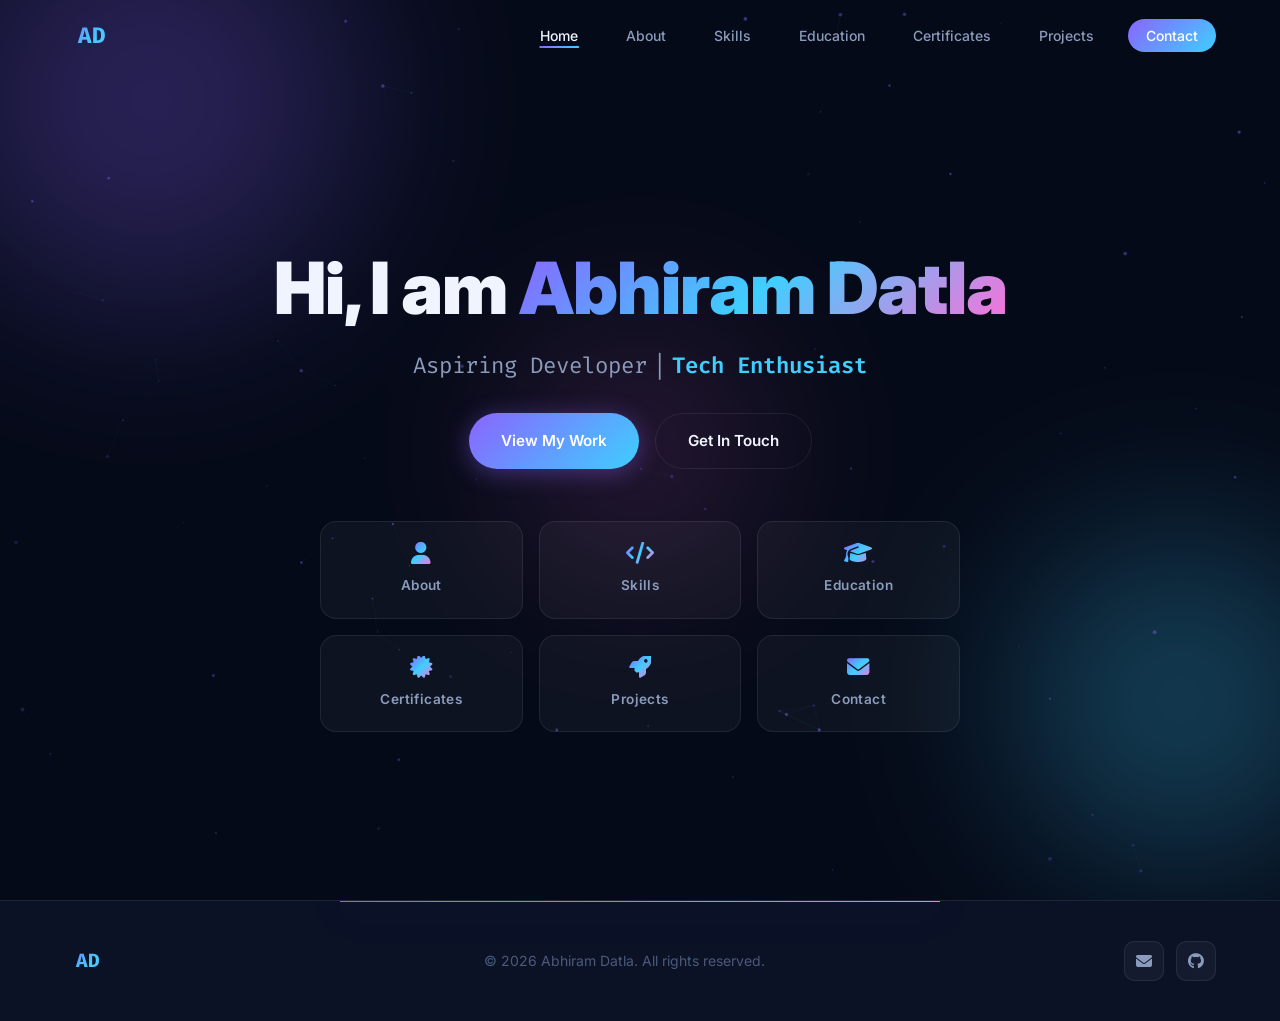
<file: index.html>
<!DOCTYPE html>
<html lang="en">

<head>
  <meta charset="UTF-8" />
  <meta name="viewport" content="width=device-width, initial-scale=1.0" />
  <meta name="description"
    content="Abhiram Datla – Aspiring Developer & Tech Enthusiast. Portfolio showcasing skills, projects, and education." />
  <title>Abhiram Datla | Portfolio</title>
  <link rel="stylesheet" href="style.css" />
  <link rel="preconnect" href="https://fonts.googleapis.com" />
  <link rel="preconnect" href="https://fonts.gstatic.com" crossorigin />
  <link
    href="https://fonts.googleapis.com/css2?family=Inter:wght@300;400;500;600;700;800;900&family=Fira+Code:wght@400;500&display=swap"
    rel="stylesheet" />
  <link rel="stylesheet" href="https://cdnjs.cloudflare.com/ajax/libs/font-awesome/6.5.0/css/all.min.css" />
</head>

<body>

  <!-- ===== NAVIGATION ===== -->
  <nav id="navbar">
    <div class="nav-container">
      <a href="index.html" class="nav-logo">
        <span class="logo-bracket">&lt;</span>AD<span class="logo-bracket">/&gt;</span>
      </a>
      <button class="hamburger" id="hamburger" aria-label="Toggle menu">
        <span></span><span></span><span></span>
      </button>
      <ul class="nav-links" id="nav-links">
        <li><a href="index.html" class="nav-link active">Home</a></li>
        <li><a href="about.html" class="nav-link">About</a></li>
        <li><a href="skills.html" class="nav-link">Skills</a></li>
        <li><a href="education.html" class="nav-link">Education</a></li>
        <li><a href="certificates.html" class="nav-link">Certificates</a></li>
        <li><a href="projects.html" class="nav-link">Projects</a></li>
        <li><a href="contact.html" class="nav-link contact-btn">Contact</a></li>
      </ul>
    </div>
  </nav>

  <!-- ===== HERO SECTION ===== -->
  <section id="home" class="hero">
    <div class="hero-bg-animation">
      <div class="orb orb-1"></div>
      <div class="orb orb-2"></div>
      <div class="orb orb-3"></div>
      <canvas id="particle-canvas"></canvas>
    </div>
    <div class="hero-content">

      <h1 class="hero-title fade-in-up" style="animation-delay:0.5s">
        Hi, I am <span class="gradient-text">Abhiram Datla</span>
      </h1>
      <div class="hero-subtitle fade-in-up" style="animation-delay:0.8s">
        <span class="static-text">Aspiring Developer</span>
        <span class="separator"> | </span>
        <span class="static-highlight">Tech Enthusiast</span>
      </div>
      <div class="hero-cta fade-in-up" style="animation-delay:1.2s">
        <a href="projects.html" class="btn btn-primary">View My Work</a>
        <a href="contact.html" class="btn btn-outline">Get In Touch</a>
      </div>

      <!-- Quick-nav cards -->
      <div class="home-nav-grid fade-in-up" style="animation-delay:1.6s">
        <a href="about.html" class="home-nav-card"><i class="fas fa-user"></i><span>About</span></a>
        <a href="skills.html" class="home-nav-card"><i class="fas fa-code"></i><span>Skills</span></a>
        <a href="education.html" class="home-nav-card"><i class="fas fa-graduation-cap"></i><span>Education</span></a>
        <a href="certificates.html" class="home-nav-card"><i
            class="fas fa-certificate"></i><span>Certificates</span></a>
        <a href="projects.html" class="home-nav-card"><i class="fas fa-rocket"></i><span>Projects</span></a>
        <a href="contact.html" class="home-nav-card"><i class="fas fa-envelope"></i><span>Contact</span></a>
      </div>
    </div>

  </section>

  <!-- ===== FOOTER ===== -->
  <footer class="footer">
    <div class="footer-glow"></div>
    <div class="container footer-inner">
      <a href="index.html" class="footer-logo">
        <span class="logo-bracket">&lt;</span>AD<span class="logo-bracket">/&gt;</span>
      </a>
      <p class="footer-text">© 2026 Abhiram Datla. All rights reserved.</p>
      <div class="footer-socials">
        <a href="mailto:abhiramdatla@gmail.com" aria-label="Email" class="social-icon"><i
            class="fas fa-envelope"></i></a>
        <a href="https://github.com/abhiramdsai-hue" target="_blank" rel="noopener noreferrer" aria-label="GitHub"
          class="social-icon"><i class="fab fa-github"></i></a>
      </div>
    </div>
  </footer>

  <!-- Back to top -->
  <button id="back-to-top" aria-label="Back to top">
    <i class="fas fa-chevron-up"></i>
  </button>

  <script src="script.js"></script>
</body>

</html>
</file>
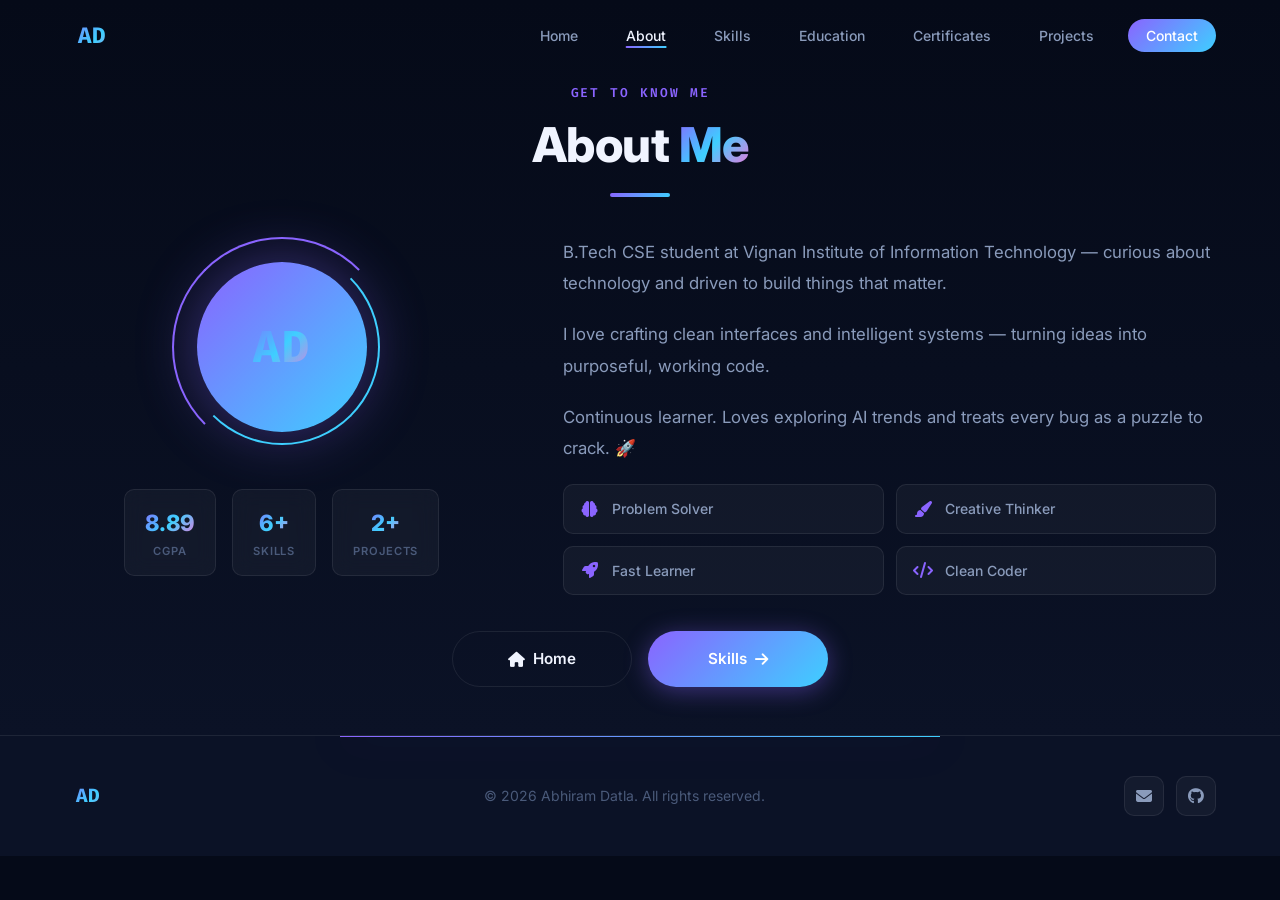
<file: about.html>
<!DOCTYPE html>
<html lang="en">
<head>
  <meta charset="UTF-8" />
  <meta name="viewport" content="width=device-width, initial-scale=1.0" />
  <meta name="description" content="About Abhiram Datla – B.Tech CSE student, developer and tech enthusiast." />
  <title>About | Abhiram Datla</title>
  <link rel="stylesheet" href="style.css" />
  <link rel="preconnect" href="https://fonts.googleapis.com" />
  <link rel="preconnect" href="https://fonts.gstatic.com" crossorigin />
  <link href="https://fonts.googleapis.com/css2?family=Inter:wght@300;400;500;600;700;800;900&family=Fira+Code:wght@400;500&display=swap" rel="stylesheet" />
  <link rel="stylesheet" href="https://cdnjs.cloudflare.com/ajax/libs/font-awesome/6.5.0/css/all.min.css" />
</head>
<body>

  <!-- ===== NAVIGATION ===== -->
  <nav id="navbar">
    <div class="nav-container">
      <a href="index.html" class="nav-logo">
        <span class="logo-bracket">&lt;</span>AD<span class="logo-bracket">/&gt;</span>
      </a>
      <button class="hamburger" id="hamburger" aria-label="Toggle menu">
        <span></span><span></span><span></span>
      </button>
      <ul class="nav-links" id="nav-links">
        <li><a href="index.html"        class="nav-link">Home</a></li>
        <li><a href="about.html"        class="nav-link active">About</a></li>
        <li><a href="skills.html"       class="nav-link">Skills</a></li>
        <li><a href="education.html"    class="nav-link">Education</a></li>
        <li><a href="certificates.html" class="nav-link">Certificates</a></li>
        <li><a href="projects.html"     class="nav-link">Projects</a></li>
        <li><a href="contact.html"      class="nav-link contact-btn">Contact</a></li>
      </ul>
    </div>
  </nav>

  <!-- ===== ABOUT SECTION ===== -->
  <section id="about" class="section about page-section">
    <div class="container">
      <div class="section-header">
        <p class="section-tag">Get to know me</p>
        <h1 class="section-title">About <span class="gradient-text">Me</span></h1>
        <div class="section-line"></div>
      </div>
      <div class="about-grid">
        <div class="about-avatar-wrap" data-aos="fade-right">
          <div class="about-avatar">
            <div class="avatar-ring avatar-ring-1"></div>
            <div class="avatar-ring avatar-ring-2"></div>
            <div class="avatar-inner">
              <span class="avatar-initials">AD</span>
            </div>
          </div>
          <div class="about-stats">
            <div class="stat-chip"><span class="stat-num">8.89</span><span class="stat-lbl">CGPA</span></div>
            <div class="stat-chip"><span class="stat-num">6+</span><span class="stat-lbl">Skills</span></div>
            <div class="stat-chip"><span class="stat-num">2+</span><span class="stat-lbl">Projects</span></div>
          </div>
        </div>
        <div class="about-text-area" data-aos="fade-left">
          <p class="about-paragraph">
            B.Tech CSE student at Vignan Institute of Information Technology — curious about technology and driven to build things that matter.
          </p>
          <p class="about-paragraph">
            I love crafting clean interfaces and intelligent systems — turning ideas into purposeful, working code.
          </p>
          <p class="about-paragraph">
            Continuous learner. Loves exploring AI trends and treats every bug as a puzzle to crack. 🚀
          </p>
          <div class="about-traits">
            <div class="trait-card"><i class="fas fa-brain"></i><span>Problem Solver</span></div>
            <div class="trait-card"><i class="fas fa-paint-brush"></i><span>Creative Thinker</span></div>
            <div class="trait-card"><i class="fas fa-rocket"></i><span>Fast Learner</span></div>
            <div class="trait-card"><i class="fas fa-code"></i><span>Clean Coder</span></div>
          </div>
        </div>
      </div>

      <!-- Page navigation -->
      <div class="page-nav-btns">
        <a href="index.html"     class="btn btn-outline"><i class="fas fa-home"></i> Home</a>
        <a href="skills.html"    class="btn btn-primary">Skills <i class="fas fa-arrow-right"></i></a>
      </div>
    </div>
  </section>

  <!-- ===== FOOTER ===== -->
  <footer class="footer">
    <div class="footer-glow"></div>
    <div class="container footer-inner">
      <a href="index.html" class="footer-logo">
        <span class="logo-bracket">&lt;</span>AD<span class="logo-bracket">/&gt;</span>
      </a>
      <p class="footer-text">© 2026 Abhiram Datla. All rights reserved.</p>
      <div class="footer-socials">
        <a href="mailto:abhiramdatla@gmail.com" aria-label="Email" class="social-icon"><i class="fas fa-envelope"></i></a>
        <a href="https://github.com/abhiramdsai-hue" target="_blank" rel="noopener noreferrer" aria-label="GitHub" class="social-icon"><i class="fab fa-github"></i></a>
      </div>
    </div>
  </footer>

  <button id="back-to-top" aria-label="Back to top"><i class="fas fa-chevron-up"></i></button>
  <script src="script.js"></script>
</body>
</html>
</file>
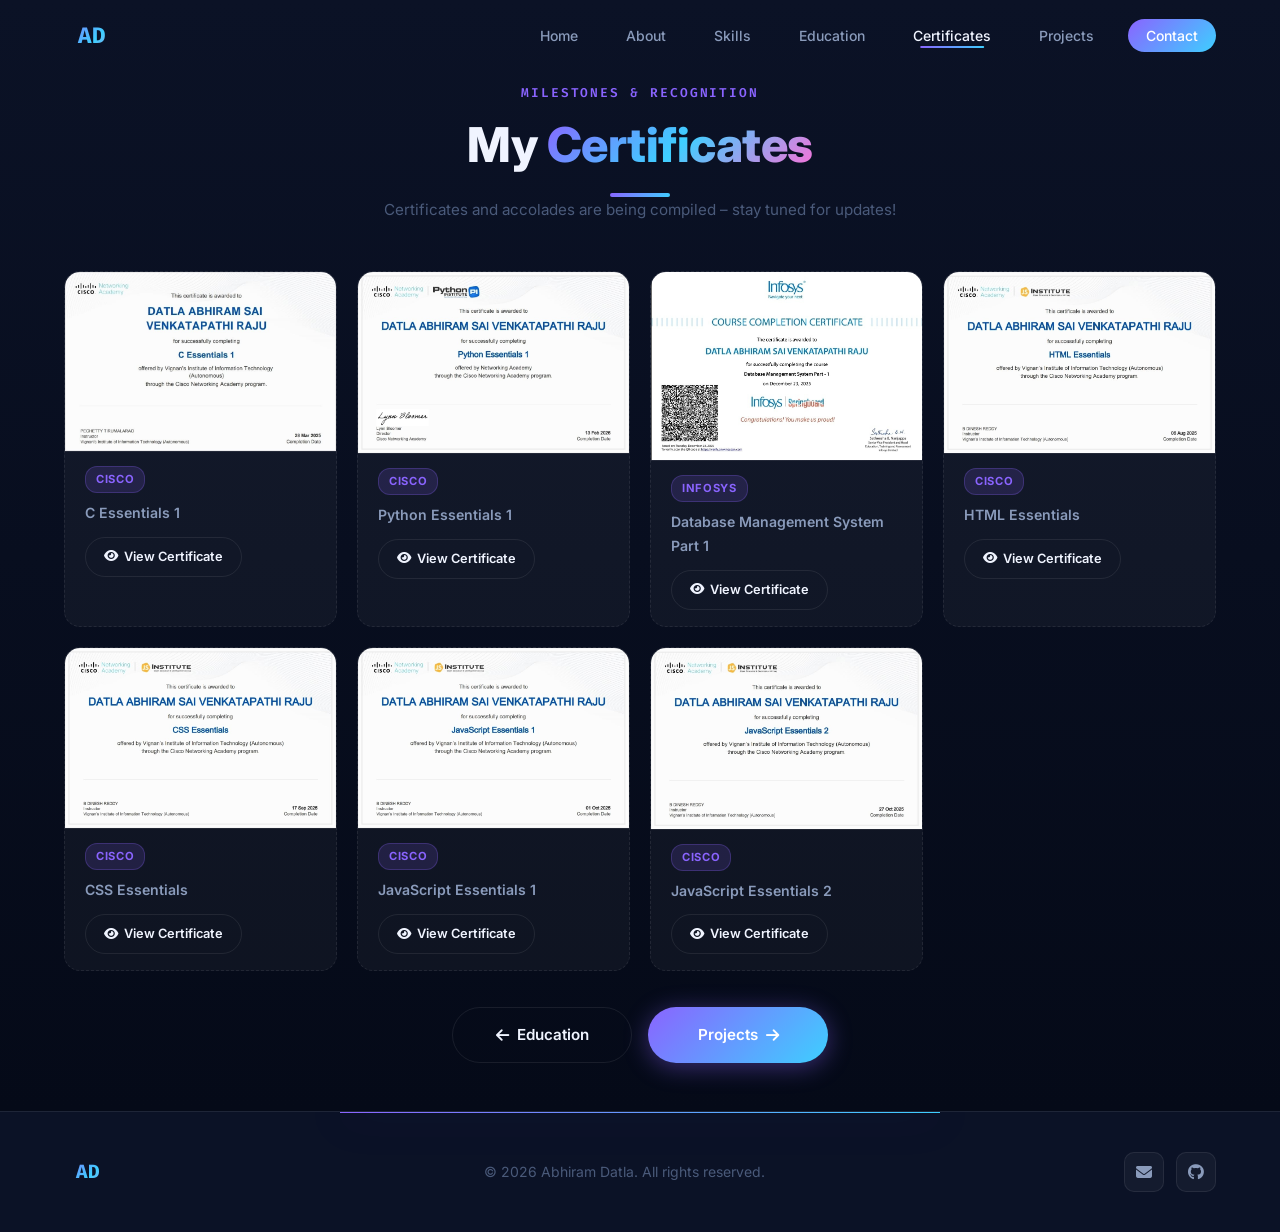
<file: certificates.html>
<!DOCTYPE html>
<html lang="en">
<head>
  <meta charset="UTF-8" />
  <meta name="viewport" content="width=device-width, initial-scale=1.0" />
  <meta name="description" content="Certificates of Abhiram Datla – Awards, recognitions and course completions." />
  <title>Certificates | Abhiram Datla</title>
  <link rel="stylesheet" href="style.css" />
  <link rel="preconnect" href="https://fonts.googleapis.com" />
  <link rel="preconnect" href="https://fonts.gstatic.com" crossorigin />
  <link href="https://fonts.googleapis.com/css2?family=Inter:wght@300;400;500;600;700;800;900&family=Fira+Code:wght@400;500&display=swap" rel="stylesheet" />
  <link rel="stylesheet" href="https://cdnjs.cloudflare.com/ajax/libs/font-awesome/6.5.0/css/all.min.css" />
</head>
<body>

  <!-- ===== NAVIGATION ===== -->
  <nav id="navbar">
    <div class="nav-container">
      <a href="index.html" class="nav-logo">
        <span class="logo-bracket">&lt;</span>AD<span class="logo-bracket">/&gt;</span>
      </a>
      <button class="hamburger" id="hamburger" aria-label="Toggle menu">
        <span></span><span></span><span></span>
      </button>
      <ul class="nav-links" id="nav-links">
        <li><a href="index.html"        class="nav-link">Home</a></li>
        <li><a href="about.html"        class="nav-link">About</a></li>
        <li><a href="skills.html"       class="nav-link">Skills</a></li>
        <li><a href="education.html"    class="nav-link">Education</a></li>
        <li><a href="certificates.html" class="nav-link active">Certificates</a></li>
        <li><a href="projects.html"     class="nav-link">Projects</a></li>
        <li><a href="contact.html"      class="nav-link contact-btn">Contact</a></li>
      </ul>
    </div>
  </nav>

  <!-- ===== CERTIFICATES SECTION ===== -->
  <section id="certificates" class="section achievements page-section">
    <div class="container">
      <div class="section-header">
        <p class="section-tag">Milestones &amp; recognition</p>
        <h1 class="section-title">My <span class="gradient-text">Certificates</span></h1>
        <div class="section-line"></div>
      </div>
      <p class="achievements-subtitle">Certificates and accolades are being compiled – stay tuned for updates!</p>
      <div class="achievements-grid">

        <!-- Certificate 1: C Essentials -->
        <div class="achievement-card" data-aos="zoom-in" style="--delay:0s">
          <div class="ach-img-wrap">
            <img src="cert_c_essentials.jpg" alt="C Essentials 1 – Cisco Networking Academy" class="ach-cert-img" />
          </div>
          <div class="ach-info">
            <span class="ach-badge">Cisco</span>
            <p class="ach-label">C Essentials 1</p>
            <a href="cert_c_essentials.jpg" target="_blank" rel="noopener noreferrer" class="btn btn-outline ach-view-btn"><i class="fas fa-eye"></i> View Certificate</a>
          </div>
        </div>

        <!-- Certificate 2: Python Essentials -->
        <div class="achievement-card" data-aos="zoom-in" style="--delay:0.08s">
          <div class="ach-img-wrap">
            <img src="cert_python.jpg" alt="Python Essentials 1 – Cisco Networking Academy" class="ach-cert-img" />
          </div>
          <div class="ach-info">
            <span class="ach-badge">Cisco</span>
            <p class="ach-label">Python Essentials 1</p>
            <a href="cert_python.jpg" target="_blank" rel="noopener noreferrer" class="btn btn-outline ach-view-btn"><i class="fas fa-eye"></i> View Certificate</a>
          </div>
        </div>

        <!-- Certificate 3: DBMS -->
        <div class="achievement-card" data-aos="zoom-in" style="--delay:0.16s">
          <div class="ach-img-wrap">
            <img src="cert_dbms.jpg" alt="Database Management System Part 1 – Infosys Springboard" class="ach-cert-img" />
          </div>
          <div class="ach-info">
            <span class="ach-badge">Infosys</span>
            <p class="ach-label">Database Management System Part 1</p>
            <a href="cert_dbms.jpg" target="_blank" rel="noopener noreferrer" class="btn btn-outline ach-view-btn"><i class="fas fa-eye"></i> View Certificate</a>
          </div>
        </div>

        <!-- Certificate 4: HTML Essentials -->
        <div class="achievement-card" data-aos="zoom-in" style="--delay:0.24s">
          <div class="ach-img-wrap">
            <img src="cert_html.jpg" alt="HTML Essentials – Cisco Networking Academy" class="ach-cert-img" />
          </div>
          <div class="ach-info">
            <span class="ach-badge">Cisco</span>
            <p class="ach-label">HTML Essentials</p>
            <a href="cert_html.jpg" target="_blank" rel="noopener noreferrer" class="btn btn-outline ach-view-btn"><i class="fas fa-eye"></i> View Certificate</a>
          </div>
        </div>

        <!-- Certificate 5: CSS Essentials -->
        <div class="achievement-card" data-aos="zoom-in" style="--delay:0.32s">
          <div class="ach-img-wrap">
            <img src="cert_css.jpg" alt="CSS Essentials – Cisco Networking Academy" class="ach-cert-img" />
          </div>
          <div class="ach-info">
            <span class="ach-badge">Cisco</span>
            <p class="ach-label">CSS Essentials</p>
            <a href="cert_css.jpg" target="_blank" rel="noopener noreferrer" class="btn btn-outline ach-view-btn"><i class="fas fa-eye"></i> View Certificate</a>
          </div>
        </div>

        <!-- Certificate 6: JavaScript Essentials 1 -->
        <div class="achievement-card" data-aos="zoom-in" style="--delay:0.40s">
          <div class="ach-img-wrap">
            <img src="cert_js1.jpg" alt="JavaScript Essentials 1 – Cisco Networking Academy" class="ach-cert-img" />
          </div>
          <div class="ach-info">
            <span class="ach-badge">Cisco</span>
            <p class="ach-label">JavaScript Essentials 1</p>
            <a href="cert_js1.jpg" target="_blank" rel="noopener noreferrer" class="btn btn-outline ach-view-btn"><i class="fas fa-eye"></i> View Certificate</a>
          </div>
        </div>

        <!-- Certificate 7: JavaScript Essentials 2 -->
        <div class="achievement-card" data-aos="zoom-in" style="--delay:0.48s">
          <div class="ach-img-wrap">
            <img src="cert_js2.jpg" alt="JavaScript Essentials 2 – Cisco Networking Academy" class="ach-cert-img" />
          </div>
          <div class="ach-info">
            <span class="ach-badge">Cisco</span>
            <p class="ach-label">JavaScript Essentials 2</p>
            <a href="cert_js2.jpg" target="_blank" rel="noopener noreferrer" class="btn btn-outline ach-view-btn"><i class="fas fa-eye"></i> View Certificate</a>
          </div>
        </div>

      </div>

      <!-- Page navigation -->
      <div class="page-nav-btns">
        <a href="education.html" class="btn btn-outline"><i class="fas fa-arrow-left"></i> Education</a>
        <a href="projects.html"  class="btn btn-primary">Projects <i class="fas fa-arrow-right"></i></a>
      </div>
    </div>
  </section>

  <!-- ===== FOOTER ===== -->
  <footer class="footer">
    <div class="footer-glow"></div>
    <div class="container footer-inner">
      <a href="index.html" class="footer-logo">
        <span class="logo-bracket">&lt;</span>AD<span class="logo-bracket">/&gt;</span>
      </a>
      <p class="footer-text">© 2026 Abhiram Datla. All rights reserved.</p>
      <div class="footer-socials">
        <a href="mailto:abhiramdatla@gmail.com" aria-label="Email" class="social-icon"><i class="fas fa-envelope"></i></a>
        <a href="https://github.com/abhiramdsai-hue" target="_blank" rel="noopener noreferrer" aria-label="GitHub" class="social-icon"><i class="fab fa-github"></i></a>
      </div>
    </div>
  </footer>

  <button id="back-to-top" aria-label="Back to top"><i class="fas fa-chevron-up"></i></button>
  <script src="script.js"></script>
</body>
</html>
</file>
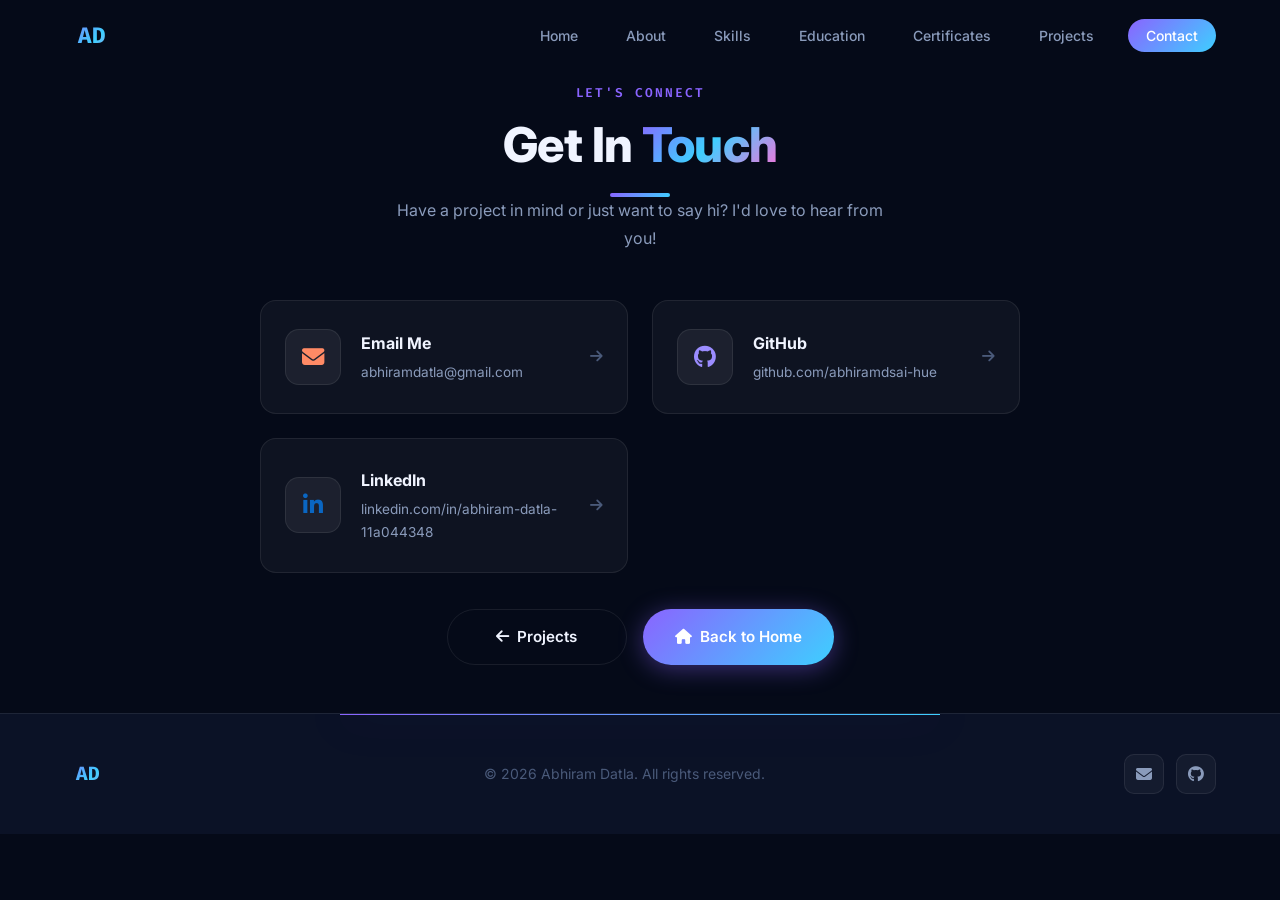
<file: contact.html>
<!DOCTYPE html>
<html lang="en">
<head>
  <meta charset="UTF-8" />
  <meta name="viewport" content="width=device-width, initial-scale=1.0" />
  <meta name="description" content="Contact Abhiram Datla – reach out via email or GitHub." />
  <title>Contact | Abhiram Datla</title>
  <link rel="stylesheet" href="style.css" />
  <link rel="preconnect" href="https://fonts.googleapis.com" />
  <link rel="preconnect" href="https://fonts.gstatic.com" crossorigin />
  <link href="https://fonts.googleapis.com/css2?family=Inter:wght@300;400;500;600;700;800;900&family=Fira+Code:wght@400;500&display=swap" rel="stylesheet" />
  <link rel="stylesheet" href="https://cdnjs.cloudflare.com/ajax/libs/font-awesome/6.5.0/css/all.min.css" />
</head>
<body>

  <!-- ===== NAVIGATION ===== -->
  <nav id="navbar">
    <div class="nav-container">
      <a href="index.html" class="nav-logo">
        <span class="logo-bracket">&lt;</span>AD<span class="logo-bracket">/&gt;</span>
      </a>
      <button class="hamburger" id="hamburger" aria-label="Toggle menu">
        <span></span><span></span><span></span>
      </button>
      <ul class="nav-links" id="nav-links">
        <li><a href="index.html"        class="nav-link">Home</a></li>
        <li><a href="about.html"        class="nav-link">About</a></li>
        <li><a href="skills.html"       class="nav-link">Skills</a></li>
        <li><a href="education.html"    class="nav-link">Education</a></li>
        <li><a href="certificates.html" class="nav-link">Certificates</a></li>
        <li><a href="projects.html"     class="nav-link">Projects</a></li>
        <li><a href="contact.html"      class="nav-link active contact-btn">Contact</a></li>
      </ul>
    </div>
  </nav>

  <!-- ===== CONTACT SECTION ===== -->
  <section id="contact" class="section contact page-section">
    <div class="container">
      <div class="section-header">
        <p class="section-tag">Let's connect</p>
        <h1 class="section-title">Get In <span class="gradient-text">Touch</span></h1>
        <div class="section-line"></div>
      </div>
      <p class="contact-tagline">Have a project in mind or just want to say hi? I'd love to hear from you!</p>
      <div class="contact-cards">

        <a href="mailto:abhiramdatla@gmail.com" class="contact-card" data-aos="fade-up" id="email-contact">
          <div class="contact-icon-wrap" style="--clr:#FF8A65">
            <i class="fas fa-envelope"></i>
          </div>
          <div class="contact-info">
            <h3>Email Me</h3>
            <p>abhiramdatla@gmail.com</p>
          </div>
          <div class="contact-arrow"><i class="fas fa-arrow-right"></i></div>
        </a>

        <a href="https://github.com/abhiramdsai-hue" target="_blank" rel="noopener noreferrer" class="contact-card" data-aos="fade-up" style="animation-delay:0.15s" id="github-contact">
          <div class="contact-icon-wrap" style="--clr:#9B8CFF">
            <i class="fab fa-github"></i>
          </div>
          <div class="contact-info">
            <h3>GitHub</h3>
            <p>github.com/abhiramdsai-hue</p>
          </div>
          <div class="contact-arrow"><i class="fas fa-arrow-right"></i></div>
        </a>

        <a href="https://www.linkedin.com/in/abhiram-datla-11a044348" target="_blank" rel="noopener noreferrer" class="contact-card" data-aos="fade-up" style="animation-delay:0.3s" id="linkedin-contact">
          <div class="contact-icon-wrap" style="--clr:#0A66C2">
            <i class="fab fa-linkedin-in"></i>
          </div>
          <div class="contact-info">
            <h3>LinkedIn</h3>
            <p>linkedin.com/in/abhiram-datla-11a044348</p>
          </div>
          <div class="contact-arrow"><i class="fas fa-arrow-right"></i></div>
        </a>

      </div>

      <!-- Page navigation -->
      <div class="page-nav-btns">
        <a href="projects.html" class="btn btn-outline"><i class="fas fa-arrow-left"></i> Projects</a>
        <a href="index.html"    class="btn btn-primary"><i class="fas fa-home"></i> Back to Home</a>
      </div>
    </div>
  </section>

  <!-- ===== FOOTER ===== -->
  <footer class="footer">
    <div class="footer-glow"></div>
    <div class="container footer-inner">
      <a href="index.html" class="footer-logo">
        <span class="logo-bracket">&lt;</span>AD<span class="logo-bracket">/&gt;</span>
      </a>
      <p class="footer-text">© 2026 Abhiram Datla. All rights reserved.</p>
      <div class="footer-socials">
        <a href="mailto:abhiramdatla@gmail.com" aria-label="Email" class="social-icon"><i class="fas fa-envelope"></i></a>
        <a href="https://github.com/abhiramdsai-hue" target="_blank" rel="noopener noreferrer" aria-label="GitHub" class="social-icon"><i class="fab fa-github"></i></a>
      </div>
    </div>
  </footer>

  <button id="back-to-top" aria-label="Back to top"><i class="fas fa-chevron-up"></i></button>
  <script src="script.js"></script>
</body>
</html>
</file>
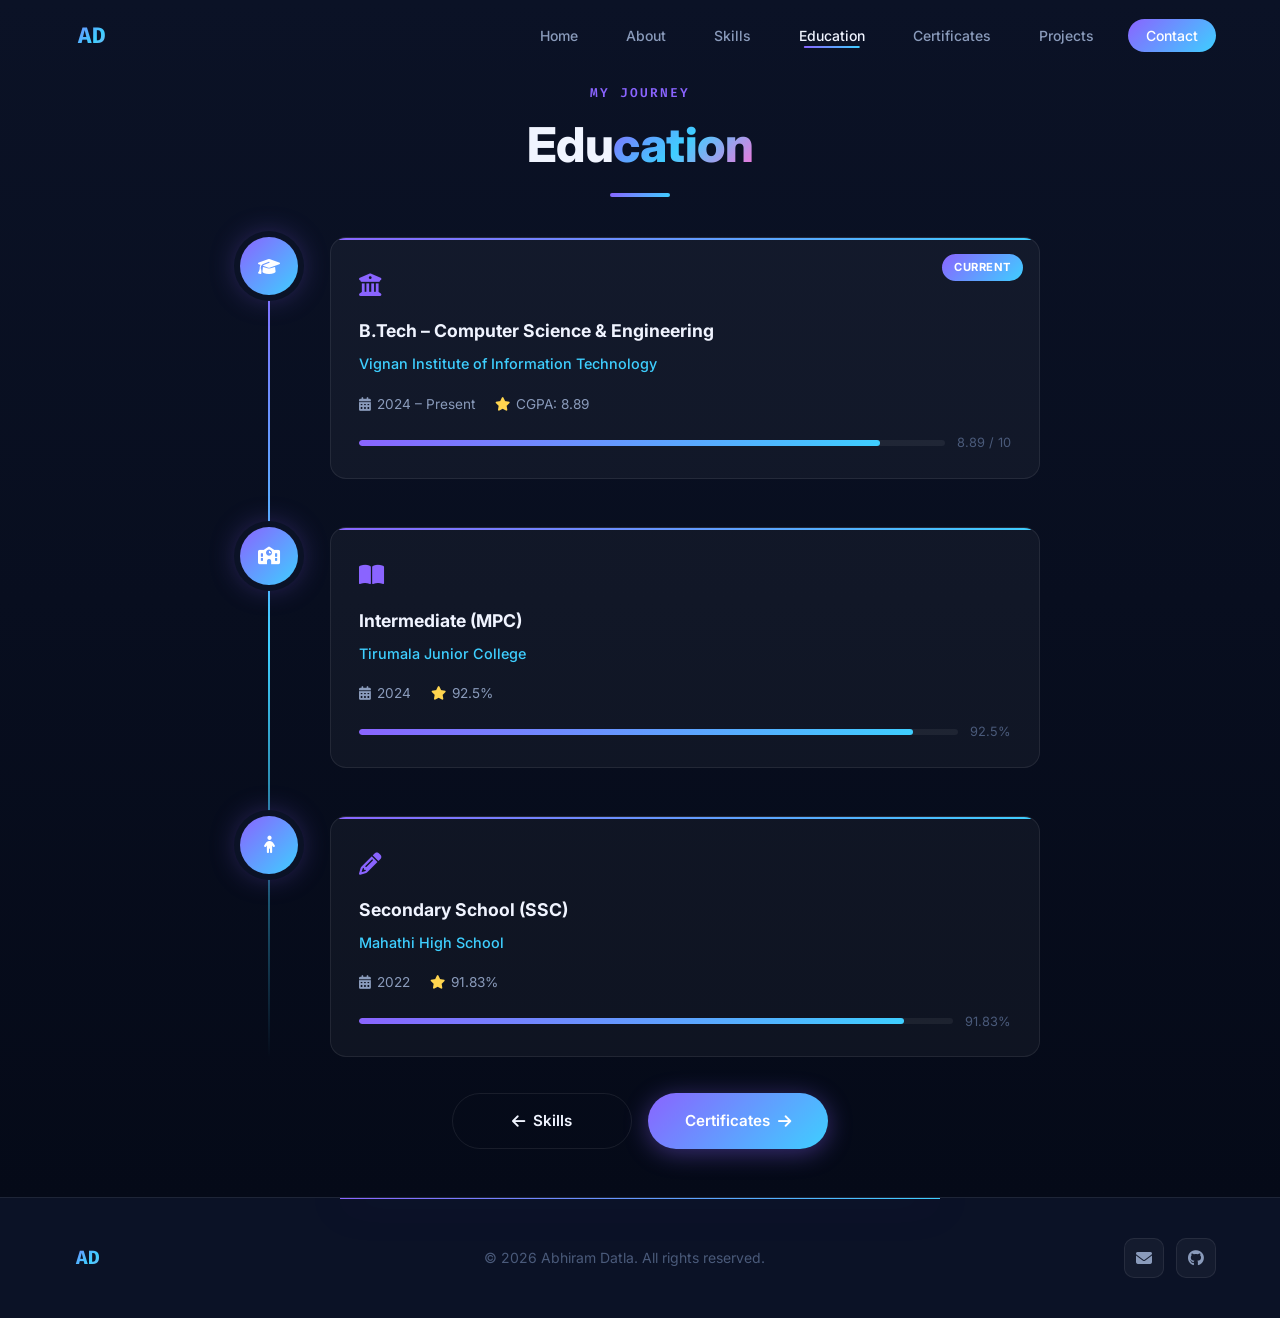
<file: education.html>
<!DOCTYPE html>
<html lang="en">
<head>
  <meta charset="UTF-8" />
  <meta name="viewport" content="width=device-width, initial-scale=1.0" />
  <meta name="description" content="Education of Abhiram Datla – B.Tech CSE at Vignan Institute." />
  <title>Education | Abhiram Datla</title>
  <link rel="stylesheet" href="style.css" />
  <link rel="preconnect" href="https://fonts.googleapis.com" />
  <link rel="preconnect" href="https://fonts.gstatic.com" crossorigin />
  <link href="https://fonts.googleapis.com/css2?family=Inter:wght@300;400;500;600;700;800;900&family=Fira+Code:wght@400;500&display=swap" rel="stylesheet" />
  <link rel="stylesheet" href="https://cdnjs.cloudflare.com/ajax/libs/font-awesome/6.5.0/css/all.min.css" />
</head>
<body>

  <!-- ===== NAVIGATION ===== -->
  <nav id="navbar">
    <div class="nav-container">
      <a href="index.html" class="nav-logo">
        <span class="logo-bracket">&lt;</span>AD<span class="logo-bracket">/&gt;</span>
      </a>
      <button class="hamburger" id="hamburger" aria-label="Toggle menu">
        <span></span><span></span><span></span>
      </button>
      <ul class="nav-links" id="nav-links">
        <li><a href="index.html"        class="nav-link">Home</a></li>
        <li><a href="about.html"        class="nav-link">About</a></li>
        <li><a href="skills.html"       class="nav-link">Skills</a></li>
        <li><a href="education.html"    class="nav-link active">Education</a></li>
        <li><a href="certificates.html" class="nav-link">Certificates</a></li>
        <li><a href="projects.html"     class="nav-link">Projects</a></li>
        <li><a href="contact.html"      class="nav-link contact-btn">Contact</a></li>
      </ul>
    </div>
  </nav>

  <!-- ===== EDUCATION SECTION ===== -->
  <section id="education" class="section education page-section">
    <div class="container">
      <div class="section-header">
        <p class="section-tag">My journey</p>
        <h1 class="section-title">Edu<span class="gradient-text">cation</span></h1>
        <div class="section-line"></div>
      </div>
      <div class="timeline">

        <!-- BTech -->
        <div class="timeline-item" data-aos="fade-up">
          <div class="timeline-dot">
            <i class="fas fa-graduation-cap"></i>
          </div>
          <div class="timeline-card">
            <div class="timeline-badge">Current</div>
            <div class="tl-icon"><i class="fas fa-university"></i></div>
            <div class="tl-content">
              <h3 class="tl-degree">B.Tech – Computer Science &amp; Engineering</h3>
              <p class="tl-institution">Vignan Institute of Information Technology</p>
              <div class="tl-meta">
                <span class="tl-year"><i class="fas fa-calendar-alt"></i> 2024 – Present</span>
                <span class="tl-score"><i class="fas fa-star"></i> CGPA: 8.89</span>
              </div>
              <div class="tl-progress-wrap">
                <div class="tl-progress-bar" style="--prog: 88.9%"></div>
                <span>8.89 / 10</span>
              </div>
            </div>
          </div>
        </div>

        <!-- Intermediate -->
        <div class="timeline-item" data-aos="fade-up" style="animation-delay:0.2s">
          <div class="timeline-dot">
            <i class="fas fa-school"></i>
          </div>
          <div class="timeline-card">
            <div class="tl-icon"><i class="fas fa-book-open"></i></div>
            <div class="tl-content">
              <h3 class="tl-degree">Intermediate (MPC)</h3>
              <p class="tl-institution">Tirumala Junior College</p>
              <div class="tl-meta">
                <span class="tl-year"><i class="fas fa-calendar-alt"></i> 2024</span>
                <span class="tl-score"><i class="fas fa-star"></i> 92.5%</span>
              </div>
              <div class="tl-progress-wrap">
                <div class="tl-progress-bar" style="--prog: 92.5%"></div>
                <span>92.5%</span>
              </div>
            </div>
          </div>
        </div>

        <!-- School -->
        <div class="timeline-item" data-aos="fade-up" style="animation-delay:0.4s">
          <div class="timeline-dot">
            <i class="fas fa-child"></i>
          </div>
          <div class="timeline-card">
            <div class="tl-icon"><i class="fas fa-pencil-alt"></i></div>
            <div class="tl-content">
              <h3 class="tl-degree">Secondary School (SSC)</h3>
              <p class="tl-institution">Mahathi High School</p>
              <div class="tl-meta">
                <span class="tl-year"><i class="fas fa-calendar-alt"></i> 2022</span>
                <span class="tl-score"><i class="fas fa-star"></i> 91.83%</span>
              </div>
              <div class="tl-progress-wrap">
                <div class="tl-progress-bar" style="--prog: 91.83%"></div>
                <span>91.83%</span>
              </div>
            </div>
          </div>
        </div>

      </div>

      <!-- Page navigation -->
      <div class="page-nav-btns">
        <a href="skills.html"       class="btn btn-outline"><i class="fas fa-arrow-left"></i> Skills</a>
        <a href="certificates.html" class="btn btn-primary">Certificates <i class="fas fa-arrow-right"></i></a>
      </div>
    </div>
  </section>

  <!-- ===== FOOTER ===== -->
  <footer class="footer">
    <div class="footer-glow"></div>
    <div class="container footer-inner">
      <a href="index.html" class="footer-logo">
        <span class="logo-bracket">&lt;</span>AD<span class="logo-bracket">/&gt;</span>
      </a>
      <p class="footer-text">© 2026 Abhiram Datla. All rights reserved.</p>
      <div class="footer-socials">
        <a href="mailto:abhiramdatla@gmail.com" aria-label="Email" class="social-icon"><i class="fas fa-envelope"></i></a>
        <a href="https://github.com/abhiramdsai-hue" target="_blank" rel="noopener noreferrer" aria-label="GitHub" class="social-icon"><i class="fab fa-github"></i></a>
      </div>
    </div>
  </footer>

  <button id="back-to-top" aria-label="Back to top"><i class="fas fa-chevron-up"></i></button>
  <script src="script.js"></script>
</body>
</html>
</file>
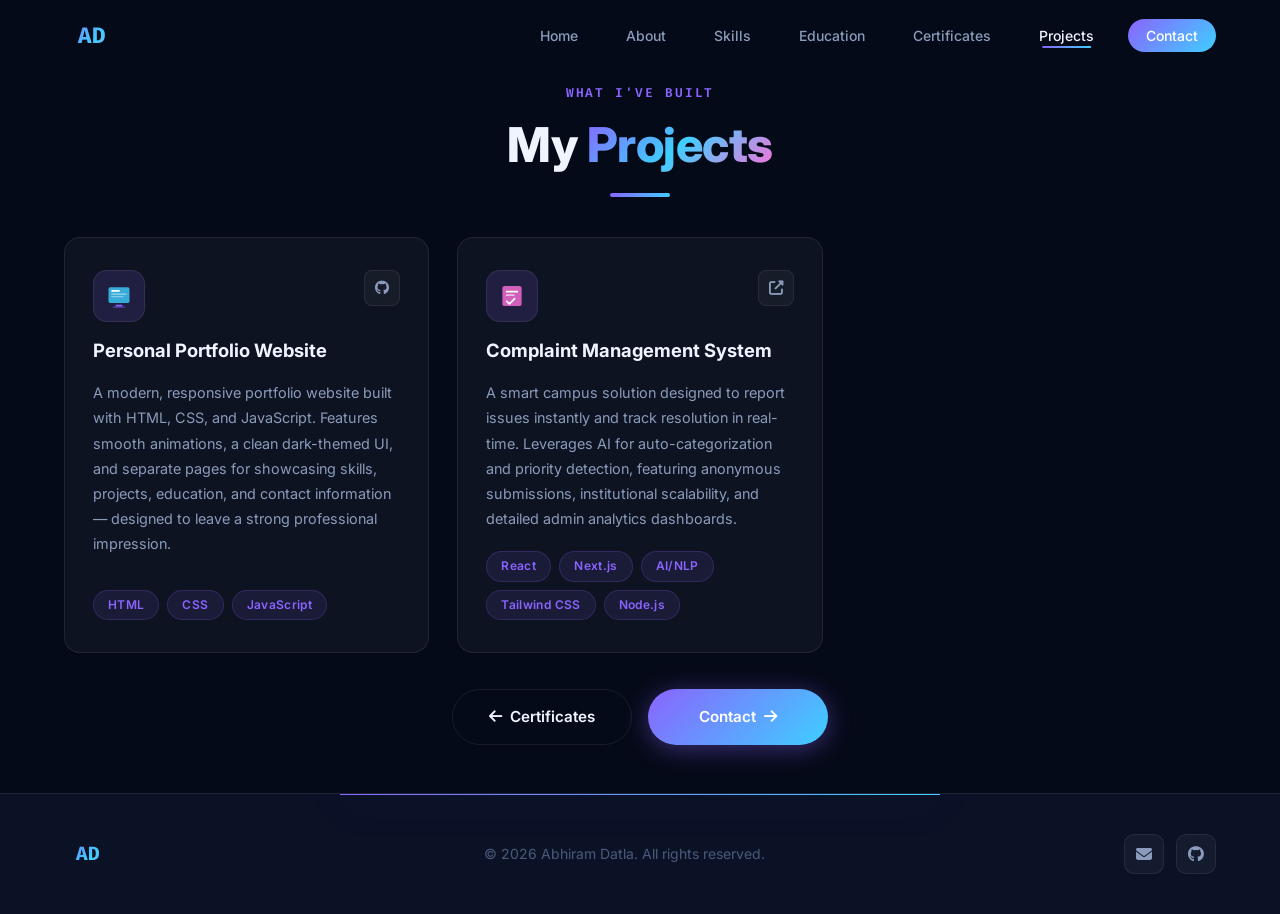
<file: projects.html>
<!DOCTYPE html>
<html lang="en">
<head>
  <meta charset="UTF-8" />
  <meta name="viewport" content="width=device-width, initial-scale=1.0" />
  <meta name="description" content="Projects by Abhiram Datla – Complaint Management System, portfolio website and more." />
  <title>Projects | Abhiram Datla</title>
  <link rel="stylesheet" href="style.css" />
  <link rel="preconnect" href="https://fonts.googleapis.com" />
  <link rel="preconnect" href="https://fonts.gstatic.com" crossorigin />
  <link href="https://fonts.googleapis.com/css2?family=Inter:wght@300;400;500;600;700;800;900&family=Fira+Code:wght@400;500&display=swap" rel="stylesheet" />
  <link rel="stylesheet" href="https://cdnjs.cloudflare.com/ajax/libs/font-awesome/6.5.0/css/all.min.css" />
</head>
<body>

  <!-- ===== NAVIGATION ===== -->
  <nav id="navbar">
    <div class="nav-container">
      <a href="index.html" class="nav-logo">
        <span class="logo-bracket">&lt;</span>AD<span class="logo-bracket">/&gt;</span>
      </a>
      <button class="hamburger" id="hamburger" aria-label="Toggle menu">
        <span></span><span></span><span></span>
      </button>
      <ul class="nav-links" id="nav-links">
        <li><a href="index.html"        class="nav-link">Home</a></li>
        <li><a href="about.html"        class="nav-link">About</a></li>
        <li><a href="skills.html"       class="nav-link">Skills</a></li>
        <li><a href="education.html"    class="nav-link">Education</a></li>
        <li><a href="certificates.html" class="nav-link">Certificates</a></li>
        <li><a href="projects.html"     class="nav-link active">Projects</a></li>
        <li><a href="contact.html"      class="nav-link contact-btn">Contact</a></li>
      </ul>
    </div>
  </nav>

  <!-- ===== PROJECTS SECTION ===== -->
  <section id="projects" class="section projects page-section">
    <div class="container">
      <div class="section-header">
        <p class="section-tag">What I've built</p>
        <h1 class="section-title">My <span class="gradient-text">Projects</span></h1>
        <div class="section-line"></div>
      </div>
      <div class="projects-grid">

        <!-- Personal Portfolio Website -->
        <div class="project-card" data-aos="fade-up">
          <div class="project-glow"></div>
          <div class="project-header">
            <div class="project-icon project-icon-portfolio">
              <svg viewBox="0 0 64 64" fill="none" xmlns="http://www.w3.org/2000/svg" width="28" height="28">
                <rect x="8" y="12" width="48" height="36" rx="4" fill="#3ECFFF" opacity="0.8"/>
                <rect x="14" y="18" width="20" height="4" rx="2" fill="#fff"/>
                <rect x="14" y="26" width="36" height="3" rx="1.5" fill="#fff" opacity="0.5"/>
                <rect x="14" y="32" width="28" height="3" rx="1.5" fill="#fff" opacity="0.4"/>
                <rect x="24" y="52" width="16" height="4" rx="2" fill="#8A64FF"/>
                <rect x="18" y="56" width="28" height="3" rx="1.5" fill="#8A64FF" opacity="0.5"/>
              </svg>
            </div>
            <div class="project-links">
              <a href="https://github.com/abhiramdsai-hue/future_fs_01" target="_blank" rel="noopener noreferrer" class="project-link github-portfolio-link" id="github-portfolio" aria-label="GitHub Repository" data-tooltip="🔒 Private — FUTURE_FS_01"><i class="fab fa-github"></i></a>
            </div>
          </div>
          <h3 class="project-title">Personal Portfolio Website</h3>
          <p class="project-desc">A modern, responsive portfolio website built with HTML, CSS, and JavaScript. Features smooth animations, a clean dark-themed UI, and separate pages for showcasing skills, projects, education, and contact information — designed to leave a strong professional impression.</p>
          <div class="project-tags">
            <span class="tag">HTML</span>
            <span class="tag">CSS</span>
            <span class="tag">JavaScript</span>
          </div>
        </div>

        <!-- AI-Powered CMS -->
        <div class="project-card" data-aos="fade-up" style="--delay: 0.1s;">
          <div class="project-glow"></div>
          <div class="project-header">
            <div class="project-icon project-icon-cms">
              <svg viewBox="0 0 64 64" fill="none" xmlns="http://www.w3.org/2000/svg" width="28" height="28">
                <path d="M10 14C10 11.2386 12.2386 9 15 9H49C51.7614 9 54 11.2386 54 14V50C54 52.7614 51.7614 55 49 55H15C12.2386 55 10 52.7614 10 50V14Z" fill="#FF6FD8" opacity="0.8"/>
                <rect x="18" y="20" width="28" height="4" rx="2" fill="#fff"/>
                <rect x="18" y="28" width="20" height="4" rx="2" fill="#fff" opacity="0.6"/>
                <path d="M20 44L26 50L38 38" stroke="#fff" stroke-width="4" stroke-linecap="round" stroke-linejoin="round"/>
              </svg>
            </div>
            <div class="project-links">
              <a href="https://cms-omega-jet.vercel.app/" target="_blank" rel="noopener noreferrer" class="project-link" aria-label="Live Demo"><i class="fas fa-external-link-alt"></i></a>
            </div>
          </div>
          <h3 class="project-title">Complaint Management System</h3>
          <p class="project-desc">A smart campus solution designed to report issues instantly and track resolution in real-time. Leverages AI for auto-categorization and priority detection, featuring anonymous submissions, institutional scalability, and detailed admin analytics dashboards.</p>
          <div class="project-tags">
            <span class="tag">React</span>
            <span class="tag">Next.js</span>
            <span class="tag">AI/NLP</span>
            <span class="tag">Tailwind CSS</span>
            <span class="tag">Node.js</span>
          </div>
        </div>

      </div>

      <!-- Page navigation -->
      <div class="page-nav-btns">
        <a href="certificates.html" class="btn btn-outline"><i class="fas fa-arrow-left"></i> Certificates</a>
        <a href="contact.html"      class="btn btn-primary">Contact <i class="fas fa-arrow-right"></i></a>
      </div>
    </div>
  </section>

  <!-- ===== FOOTER ===== -->
  <footer class="footer">
    <div class="footer-glow"></div>
    <div class="container footer-inner">
      <a href="index.html" class="footer-logo">
        <span class="logo-bracket">&lt;</span>AD<span class="logo-bracket">/&gt;</span>
      </a>
      <p class="footer-text">© 2026 Abhiram Datla. All rights reserved.</p>
      <div class="footer-socials">
        <a href="mailto:abhiramdatla@gmail.com" aria-label="Email" class="social-icon"><i class="fas fa-envelope"></i></a>
        <a href="https://github.com/abhiramdsai-hue" target="_blank" rel="noopener noreferrer" aria-label="GitHub" class="social-icon"><i class="fab fa-github"></i></a>
      </div>
    </div>
  </footer>

  <button id="back-to-top" aria-label="Back to top"><i class="fas fa-chevron-up"></i></button>
  <script src="script.js"></script>
</body>
</html>
</file>
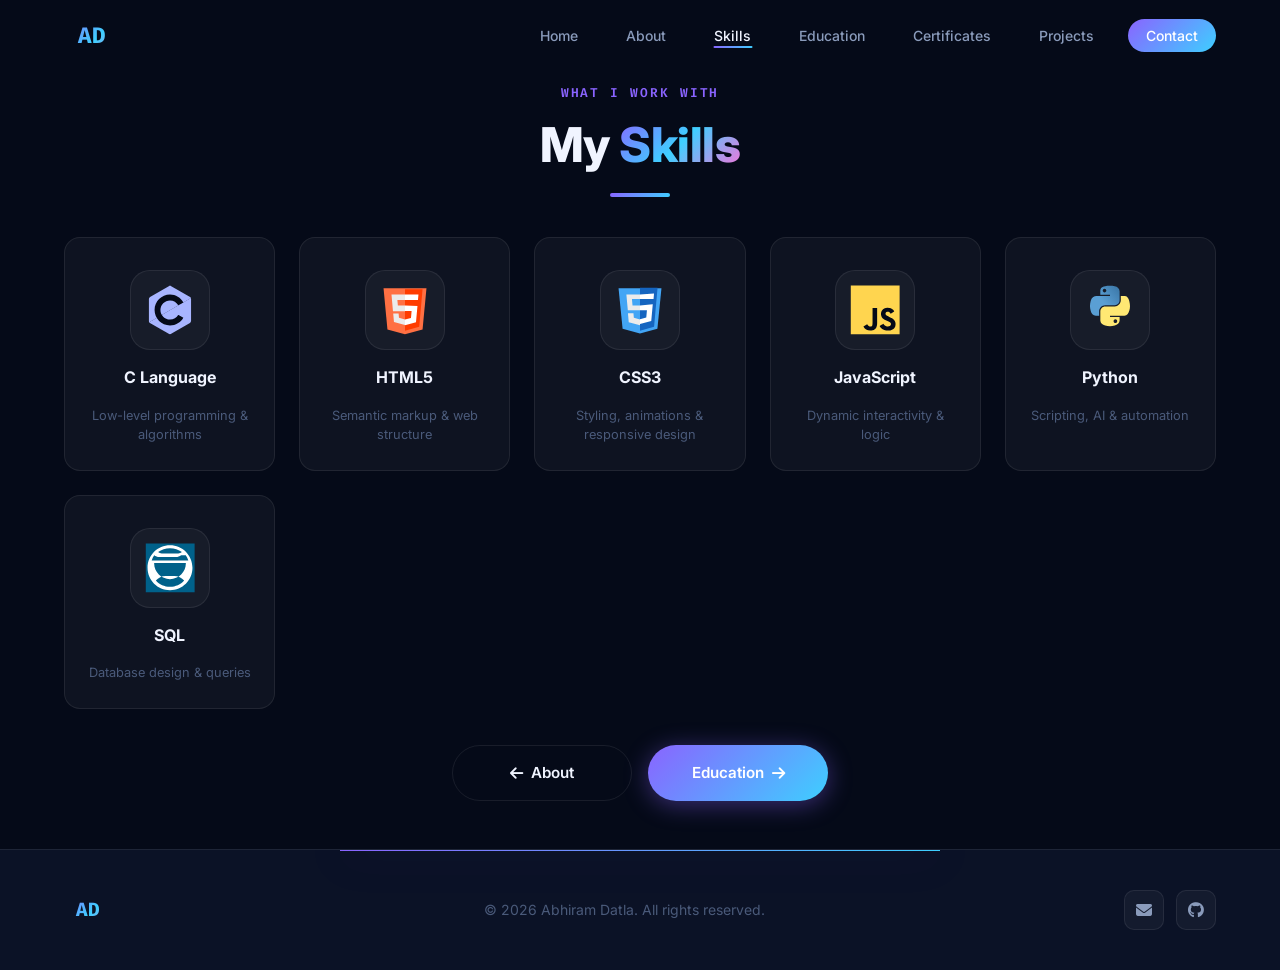
<file: skills.html>
<!DOCTYPE html>
<html lang="en">
<head>
  <meta charset="UTF-8" />
  <meta name="viewport" content="width=device-width, initial-scale=1.0" />
  <meta name="description" content="Skills of Abhiram Datla – C, HTML5, CSS3, JavaScript, Python, SQL." />
  <title>Skills | Abhiram Datla</title>
  <link rel="stylesheet" href="style.css" />
  <link rel="preconnect" href="https://fonts.googleapis.com" />
  <link rel="preconnect" href="https://fonts.gstatic.com" crossorigin />
  <link href="https://fonts.googleapis.com/css2?family=Inter:wght@300;400;500;600;700;800;900&family=Fira+Code:wght@400;500&display=swap" rel="stylesheet" />
  <link rel="stylesheet" href="https://cdnjs.cloudflare.com/ajax/libs/font-awesome/6.5.0/css/all.min.css" />
</head>
<body>

  <!-- ===== NAVIGATION ===== -->
  <nav id="navbar">
    <div class="nav-container">
      <a href="index.html" class="nav-logo">
        <span class="logo-bracket">&lt;</span>AD<span class="logo-bracket">/&gt;</span>
      </a>
      <button class="hamburger" id="hamburger" aria-label="Toggle menu">
        <span></span><span></span><span></span>
      </button>
      <ul class="nav-links" id="nav-links">
        <li><a href="index.html"        class="nav-link">Home</a></li>
        <li><a href="about.html"        class="nav-link">About</a></li>
        <li><a href="skills.html"       class="nav-link active">Skills</a></li>
        <li><a href="education.html"    class="nav-link">Education</a></li>
        <li><a href="certificates.html" class="nav-link">Certificates</a></li>
        <li><a href="projects.html"     class="nav-link">Projects</a></li>
        <li><a href="contact.html"      class="nav-link contact-btn">Contact</a></li>
      </ul>
    </div>
  </nav>

  <!-- ===== SKILLS SECTION ===== -->
  <section id="skills" class="section skills page-section">
    <div class="container">
      <div class="section-header">
        <p class="section-tag">What I work with</p>
        <h1 class="section-title">My <span class="gradient-text">Skills</span></h1>
        <div class="section-line"></div>
      </div>
      <div class="skills-grid">

        <!-- C -->
        <div class="skill-card" data-aos="zoom-in" style="--delay:0s">
          <div class="skill-logo-wrap" style="--clr:#A8B5FF">
            <svg viewBox="0 0 128 128" class="skill-svg"><path fill="#A8B5FF" d="M115.4 30.7L67.1 2.9c-.8-.5-1.9-.7-3.1-.7-1.2 0-2.3.3-3.1.7l-48 27.9c-1.7 1-2.9 3.5-2.9 5.4v55.7c0 1.1.2 2.4 1 3.5l106.8-62c-.6-1.2-1.5-2.1-2.4-2.7z"/><path fill="#A8B5FF" d="M10.7 95.3c.5.8 1.2 1.5 1.9 1.9l48.2 27.9c.8.5 1.9.7 3.1.7 1.2 0 2.3-.3 3.1-.7l48-27.9c1.7-1 2.9-3.5 2.9-5.4V36.1c0-.9-.1-1.9-.6-2.8l-106.6 62z"/><path fill="#050A18" d="M85.3 76.1C81.1 83.5 73.1 88.5 64 88.5c-13.5 0-24.5-11-24.5-24.5s11-24.5 24.5-24.5c9.1 0 17.1 5 21.3 12.5l13-7.5c-6.8-11.9-19.6-20-34.3-20-21.8 0-39.5 17.7-39.5 39.5s17.7 39.5 39.5 39.5c14.6 0 27.4-8 34.2-19.8l-13.4-7.6z"/></svg>
          </div>
          <h3 class="skill-name">C Language</h3>
          <p class="skill-desc">Low-level programming &amp; algorithms</p>
        </div>

        <!-- HTML5 -->
        <div class="skill-card" data-aos="zoom-in" style="--delay:0.1s">
          <div class="skill-logo-wrap" style="--clr:#FF7043">
            <svg viewBox="0 0 128 128" class="skill-svg"><path fill="#FF7043" d="M19.037 113.876L9.032 8h109.936l-10.016 105.853-45.019 12.199z"/><path fill="#ff3c00" d="M64 116.8l36.378-10.086 8.559-95.818H64z"/><path fill="#ebebeb" d="M64 52.455H45.788L44.476 38.114H64V24.1H29.389l.34 3.8 3.485 39.08H64zm0 35.743l-.061.017-15.327-4.14-.979-10.975H33.816l1.928 21.609 28.193 7.826.063-.017z"/><path fill="#fff" d="M63.952 52.455v14.114h16.947l-1.597 17.836-15.35 4.14v14.653l28.215-7.826.207-2.325 3.234-36.233.335-3.359zm0-28.355v14.014h33.244l.276-3.149.628-6.988.329-3.877z"/></svg>
          </div>
          <h3 class="skill-name">HTML5</h3>
          <p class="skill-desc">Semantic markup &amp; web structure</p>
        </div>

        <!-- CSS3 -->
        <div class="skill-card" data-aos="zoom-in" style="--delay:0.2s">
          <div class="skill-logo-wrap" style="--clr:#42A5F5">
            <svg viewBox="0 0 128 128" class="skill-svg"><path fill="#42A5F5" d="M19.468 111.979L9.046 8h109.908l-10.433 103.979-44.603 12.373z"/><path fill="#1565C0" d="M64 116.8l36.015-9.98 8.913-99.77H64z"/><path fill="#ebebeb" d="M64 52.455H44.847l-.330-3.735-1.173-13.084H64V24.1H29.172l.308 3.75 3.324 36.979L64 64.83zm0 35.743l-.044.012-15.685-4.231-1.014-11.538H33.159l1.996 22.773 28.814 7.998.031-.009z"/><path fill="#fff" d="M64 52.455v12.375h17.737l-1.668 18.489-16.069 4.344v12.45l28.835-7.9.212-2.361 3.3-37.015.335-3.382zm0-28.355v11.56h34.682l.281-3.149.636-7.016.329-3.877z"/></svg>
          </div>
          <h3 class="skill-name">CSS3</h3>
          <p class="skill-desc">Styling, animations &amp; responsive design</p>
        </div>

        <!-- JavaScript -->
        <div class="skill-card" data-aos="zoom-in" style="--delay:0.3s">
          <div class="skill-logo-wrap" style="--clr:#FFD54F">
            <svg viewBox="0 0 128 128" class="skill-svg"><path fill="#FFD54F" d="M2 1h125v125H2z"/><path fill="#050A18" d="M116.347 96.736c-.917-5.711-4.641-10.508-15.672-14.981-3.832-1.761-8.104-3.022-9.377-5.926-.452-1.69-.512-2.642-.226-3.665.821-3.32 4.784-4.355 7.925-3.403 2.023.678 3.938 2.237 5.093 4.724 5.402-3.498 5.391-3.475 9.163-5.879-1.381-2.141-2.118-3.129-3.022-4.045-3.249-3.629-7.676-5.498-14.756-5.355l-3.688.477c-3.534.893-6.902 2.748-8.877 5.235-5.926 6.724-4.236 18.492 2.975 23.335 7.104 5.332 17.54 6.545 18.873 11.531 1.297 6.104-4.486 8.08-10.234 7.378-4.236-.881-6.592-3.034-9.139-6.949-4.688 2.713-4.688 2.713-9.508 5.485 1.143 2.499 2.344 3.63 4.26 5.795 9.068 9.198 31.76 8.746 35.83-5.176.165-.478 1.261-3.666.38-8.581zM69.462 58.943H57.753l-.048 30.272c0 6.438.333 12.34-.714 14.149-1.713 3.558-6.152 3.117-8.175 2.427-2.059-1.012-3.106-2.451-4.319-4.485-.333-.584-.583-1.036-.667-1.071l-9.52 5.83c1.583 3.249 3.915 6.069 6.902 7.901 4.462 2.678 10.459 3.499 16.731 2.059 4.082-1.189 7.604-3.652 9.448-7.401 2.666-4.915 2.094-10.864 2.07-17.444.06-10.735.001-21.468.001-32.237z"/></svg>
          </div>
          <h3 class="skill-name">JavaScript</h3>
          <p class="skill-desc">Dynamic interactivity &amp; logic</p>
        </div>

        <!-- Python -->
        <div class="skill-card" data-aos="zoom-in" style="--delay:0.4s">
          <div class="skill-logo-wrap" style="--clr:#66BB6A">
            <svg viewBox="0 0 128 128" class="skill-svg"><linearGradient id="py1" x1="70.252" y1="1237.476" x2="170.659" y2="1151.089" gradientUnits="userSpaceOnUse" gradientTransform="matrix(.563 0 0 .568 -29.215 -701.888)"><stop offset="0" stop-color="#5A9FD4"/><stop offset="1" stop-color="#306998"/></linearGradient><linearGradient id="py2" x1="209.474" y1="1098.811" x2="173.62" y2="1149.537" gradientUnits="userSpaceOnUse" gradientTransform="matrix(.563 0 0 .568 -29.215 -701.888)"><stop offset="0" stop-color="#FFD43B"/><stop offset="1" stop-color="#FFE873"/></linearGradient><path fill="url(#py1)" d="M63.391 1.988c-4.222.02-8.252.379-11.8 1.007-10.45 1.846-12.346 5.71-12.346 12.837v9.411h24.693v3.137H29.977c-7.176 0-13.46 4.313-15.426 12.521-2.268 9.405-2.368 15.275 0 25.096 1.755 7.311 5.947 12.519 13.124 12.519h8.491V67.234c0-8.151 7.051-15.34 15.426-15.34h24.665c6.866 0 12.346-5.654 12.346-12.548V15.833c0-6.693-5.646-11.72-12.346-12.837-4.244-.706-8.645-1.027-12.866-1.008zm-13.354 7.569c2.55 0 4.634 2.117 4.634 4.721 0 2.593-2.083 4.69-4.634 4.69-2.56 0-4.633-2.097-4.633-4.69-.001-2.604 2.073-4.721 4.633-4.721z"/><path fill="url(#py2)" d="M91.682 28.38v10.966c0 8.5-7.208 15.655-15.426 15.655H51.591c-6.756 0-12.346 5.783-12.346 12.549v23.515c0 6.691 5.818 10.628 12.346 12.547 7.816 2.297 15.312 2.713 24.665 0 6.216-1.801 12.346-5.423 12.346-12.547v-9.412H63.938v-3.138h37.012c7.176 0 9.852-5.005 12.348-12.519 2.578-7.735 2.467-15.174 0-25.096-1.774-7.145-5.161-12.521-12.348-12.521h-9.268zM77.809 87.927c2.561 0 4.634 2.097 4.634 4.692 0 2.602-2.074 4.719-4.634 4.719-2.55 0-4.633-2.117-4.633-4.719 0-2.595 2.083-4.692 4.633-4.692z"/></svg>
          </div>
          <h3 class="skill-name">Python</h3>
          <p class="skill-desc">Scripting, AI &amp; automation</p>
        </div>

        <!-- SQL -->
        <div class="skill-card" data-aos="zoom-in" style="--delay:0.5s">
          <div class="skill-logo-wrap" style="--clr:#AB47BC">
            <svg viewBox="0 0 128 128" class="skill-svg"><path fill="#00618A" d="M2 1h125v125H2z"/><path fill="#fff" d="M64 5.7C32.2 5.7 6.5 31.4 6.5 63.2S32.2 120.7 64 120.7s57.5-25.7 57.5-57.5S95.8 5.7 64 5.7zm0 8c11.3 0 21.7 3.5 30.4 9.4-2.4 2.3-5.7 3.7-9.3 3.7H42.9c-3.6 0-6.9-1.4-9.3-3.7C42.3 17.2 52.7 13.7 64 13.7zm40.4 17.7c2.8 4.1 5 8.7 6.5 13.6H17.1c1.4-4.9 3.7-9.5 6.5-13.6 3.6 2.9 8.2 4.7 13.3 4.7h42.2c5.1 0 9.7-1.8 13.3-4.7zm-81 20.1h81.2v.4c0 22.4-18.2 40.6-40.6 40.6S23.4 74.3 23.4 51.9v-.4zm40.6 60.6c-14.4 0-27.3-6.2-36.2-16.2 6.1-7.1 15.2-11.7 25.3-11.7h21.8c10.1 0 19.2 4.6 25.3 11.7-8.9 10-21.8 16.2-36.2 16.2z"/></svg>
          </div>
          <h3 class="skill-name">SQL</h3>
          <p class="skill-desc">Database design &amp; queries</p>
        </div>

      </div>

      <!-- Page navigation -->
      <div class="page-nav-btns">
        <a href="about.html"     class="btn btn-outline"><i class="fas fa-arrow-left"></i> About</a>
        <a href="education.html" class="btn btn-primary">Education <i class="fas fa-arrow-right"></i></a>
      </div>
    </div>
  </section>

  <!-- ===== FOOTER ===== -->
  <footer class="footer">
    <div class="footer-glow"></div>
    <div class="container footer-inner">
      <a href="index.html" class="footer-logo">
        <span class="logo-bracket">&lt;</span>AD<span class="logo-bracket">/&gt;</span>
      </a>
      <p class="footer-text">© 2026 Abhiram Datla. All rights reserved.</p>
      <div class="footer-socials">
        <a href="mailto:abhiramdatla@gmail.com" aria-label="Email" class="social-icon"><i class="fas fa-envelope"></i></a>
        <a href="https://github.com/abhiramdsai-hue" target="_blank" rel="noopener noreferrer" aria-label="GitHub" class="social-icon"><i class="fab fa-github"></i></a>
      </div>
    </div>
  </footer>

  <button id="back-to-top" aria-label="Back to top"><i class="fas fa-chevron-up"></i></button>
  <script src="script.js"></script>
</body>
</html>
</file>
<file: style.css>
/* ========================================
   ROOT VARIABLES & RESET
   ======================================== */
:root {
  --bg-primary: #050A18;
  --bg-secondary: #0B1226;
  --bg-card: rgba(255, 255, 255, 0.04);
  --bg-card-hover: rgba(255, 255, 255, 0.08);
  --border: rgba(255, 255, 255, 0.08);
  --border-glow: rgba(138, 100, 255, 0.4);

  --accent-1: #8A64FF;
  --accent-2: #3ECFFF;
  --accent-3: #FF6FD8;
  --gradient: linear-gradient(135deg, var(--accent-1), var(--accent-2));
  --gradient-text: linear-gradient(135deg, #8A64FF 0%, #3ECFFF 50%, #FF6FD8 100%);

  --text-primary: #F0F4FF;
  --text-secondary: #8A9BBB;
  --text-muted: #4A5A7A;

  --font-main: 'Inter', sans-serif;
  --font-code: 'Fira Code', monospace;

  --nav-h: 72px;
  --radius: 16px;
  --radius-sm: 10px;
  --shadow-glow: 0 0 40px rgba(138, 100, 255, 0.15);
  --shadow-card: 0 8px 32px rgba(0, 0, 0, 0.4);

  --transition: 0.3s cubic-bezier(0.4, 0, 0.2, 1);
}

*, *::before, *::after {
  margin: 0;
  padding: 0;
  box-sizing: border-box;
}

html {
  scroll-behavior: smooth;
  scroll-padding-top: var(--nav-h);
}

body {
  background: var(--bg-primary);
  color: var(--text-primary);
  font-family: var(--font-main);
  line-height: 1.7;
  overflow-x: hidden;
}

img { max-width: 100%; display: block; }
a { text-decoration: none; color: inherit; }
ul { list-style: none; }

.container {
  width: 100%;
  max-width: 1200px;
  margin: 0 auto;
  padding: 0 24px;
}

/* ========================================
   SCROLLBAR
   ======================================== */
::-webkit-scrollbar { width: 6px; }
::-webkit-scrollbar-track { background: var(--bg-primary); }
::-webkit-scrollbar-thumb {
  background: var(--accent-1);
  border-radius: 3px;
}

/* ========================================
   NAVIGATION
   ======================================== */
#navbar {
  position: fixed;
  top: 0; left: 0; right: 0;
  z-index: 1000;
  height: var(--nav-h);
  display: flex;
  align-items: center;
  transition: background var(--transition), backdrop-filter var(--transition), box-shadow var(--transition);
}

#navbar.scrolled {
  background: rgba(5, 10, 24, 0.85);
  backdrop-filter: blur(20px);
  -webkit-backdrop-filter: blur(20px);
  box-shadow: 0 1px 0 var(--border), 0 8px 32px rgba(0,0,0,0.3);
}

.nav-container {
  width: 100%;
  max-width: 1200px;
  margin: 0 auto;
  padding: 0 24px;
  display: flex;
  align-items: center;
  justify-content: space-between;
}

.nav-logo {
  font-family: var(--font-code);
  font-size: 1.4rem;
  font-weight: 700;
  background: var(--gradient-text);
  -webkit-background-clip: text;
  -webkit-text-fill-color: transparent;
  background-clip: text;
  letter-spacing: 1px;
}

.logo-bracket {
  opacity: 0.7;
}

.nav-links {
  display: flex;
  align-items: center;
  gap: 20px;
}

.nav-link {
  font-size: 0.875rem;
  font-weight: 500;
  color: var(--text-secondary);
  padding: 8px 14px;
  border-radius: 8px;
  position: relative;
  transition: color var(--transition);
}

.nav-link::after {
  content: '';
  position: absolute;
  bottom: 4px; left: 50%;
  transform: translateX(-50%) scaleX(0);
  width: 60%;
  height: 2px;
  background: var(--gradient);
  border-radius: 2px;
  transition: transform var(--transition);
}

.nav-link:hover,
.nav-link.active {
  color: var(--text-primary);
}

.nav-link:hover::after,
.nav-link.active::after {
  transform: translateX(-50%) scaleX(1);
}

.nav-link.contact-btn {
  background: var(--gradient);
  color: #fff;
  padding: 8px 18px;
  border-radius: 24px;
}

.nav-link.contact-btn::after { display: none; }
.nav-link.contact-btn:hover {
  opacity: 0.85;
  transform: translateY(-1px);
  box-shadow: 0 4px 20px rgba(138,100,255,0.4);
}

.hamburger {
  display: none;
  flex-direction: column;
  gap: 5px;
  background: none;
  border: none;
  cursor: pointer;
  padding: 4px;
}

.hamburger span {
  display: block;
  width: 24px;
  height: 2px;
  background: var(--text-primary);
  border-radius: 2px;
  transition: var(--transition);
}

.hamburger.open span:nth-child(1) { transform: rotate(45deg) translate(5px,5px); }
.hamburger.open span:nth-child(2) { opacity: 0; }
.hamburger.open span:nth-child(3) { transform: rotate(-45deg) translate(5px,-5px); }

/* ========================================
   HERO SECTION
   ======================================== */
.hero {
  position: relative;
  min-height: 100vh;
  display: flex;
  flex-direction: column;
  align-items: center;
  justify-content: center;
  overflow: hidden;
  text-align: center;
}

.hero-bg-animation {
  position: absolute;
  inset: 0;
  z-index: 0;
}

#particle-canvas {
  position: absolute;
  inset: 0;
  width: 100%;
  height: 100%;
}

.orb {
  position: absolute;
  border-radius: 50%;
  filter: blur(80px);
  opacity: 0.35;
  animation: float-orb 8s ease-in-out infinite alternate;
}

.orb-1 {
  width: 500px; height: 500px;
  background: radial-gradient(circle, #8A64FF, transparent);
  top: -150px; left: -100px;
  animation-duration: 9s;
}

.orb-2 {
  width: 400px; height: 400px;
  background: radial-gradient(circle, #3ECFFF, transparent);
  bottom: 0; right: -100px;
  animation-duration: 11s;
  animation-delay: -3s;
}

.orb-3 {
  width: 300px; height: 300px;
  background: radial-gradient(circle, #FF6FD8, transparent);
  top: 50%; left: 50%;
  transform: translate(-50%, -50%);
  animation-duration: 7s;
  animation-delay: -1.5s;
  opacity: 0.2;
}

@keyframes float-orb {
  from { transform: translate(0, 0) scale(1); }
  to { transform: translate(30px, 30px) scale(1.1); }
}

.hero-content {
  position: relative;
  z-index: 2;
  display: flex;
  flex-direction: column;
  align-items: center;
  gap: 20px;
  padding: 80px 20px 0;
  max-width: 860px;
}

.hero-greeting {
  font-size: 1rem;
  color: var(--text-secondary);
  font-weight: 500;
  letter-spacing: 0.05em;
  padding: 8px 20px;
  border: 1px solid var(--border);
  border-radius: 50px;
  background: var(--bg-card);
  backdrop-filter: blur(10px);
}

.hero-title {
  font-size: clamp(2.4rem, 6vw, 4.5rem);
  font-weight: 900;
  line-height: 1.1;
  letter-spacing: -1px;
}

.gradient-text {
  background: var(--gradient-text);
  -webkit-background-clip: text;
  -webkit-text-fill-color: transparent;
  background-clip: text;
}

.hero-subtitle {
  font-size: clamp(1.1rem, 2.5vw, 1.4rem);
  font-family: var(--font-code);
  color: var(--text-secondary);
  display: flex;
  align-items: center;
  flex-wrap: wrap;
  justify-content: center;
  gap: 6px;
}



.hero-cta {
  display: flex;
  gap: 16px;
  flex-wrap: wrap;
  justify-content: center;
  margin-top: 8px;
}

.btn {
  display: inline-flex;
  align-items: center;
  gap: 8px;
  padding: 14px 32px;
  border-radius: 50px;
  font-size: 0.95rem;
  font-weight: 600;
  transition: var(--transition);
  cursor: pointer;
  border: none;
  font-family: var(--font-main);
}

.btn-primary {
  background: var(--gradient);
  color: #fff;
  box-shadow: 0 4px 24px rgba(138,100,255,0.4);
}

.btn-primary:hover {
  transform: translateY(-3px);
  box-shadow: 0 8px 32px rgba(138,100,255,0.6);
}

.btn-outline {
  background: transparent;
  color: var(--text-primary);
  border: 1.5px solid var(--border);
}

.btn-outline:hover {
  border-color: var(--accent-1);
  background: rgba(138,100,255,0.1);
  transform: translateY(-3px);
}

.scroll-indicator {
  position: absolute;
  bottom: 40px;
  z-index: 2;
}

.scroll-indicator a {
  display: flex;
  flex-direction: column;
  align-items: center;
  gap: 8px;
  color: var(--text-muted);
  font-size: 0.75rem;
  letter-spacing: 0.1em;
  text-transform: uppercase;
  transition: color var(--transition);
}

.scroll-indicator a:hover { color: var(--accent-1); }

.scroll-mouse {
  width: 24px; height: 38px;
  border: 2px solid currentColor;
  border-radius: 12px;
  display: flex;
  justify-content: center;
  padding-top: 6px;
}

.scroll-wheel {
  width: 4px; height: 6px;
  background: currentColor;
  border-radius: 2px;
  animation: scroll-anim 1.8s ease-in-out infinite;
}

@keyframes scroll-anim {
  0% { transform: translateY(0); opacity: 1; }
  100% { transform: translateY(14px); opacity: 0; }
}

/* ========================================
   FADE-IN ANIMATIONS
   ======================================== */
.fade-in-up {
  opacity: 0;
  transform: translateY(30px);
  animation: fadeInUp 0.8s ease forwards;
}

@keyframes fadeInUp {
  to { opacity: 1; transform: translateY(0); }
}

/* ========================================
   SECTION BASE
   ======================================== */
.section {
  padding: calc(var(--nav-h) + 10px) 0 48px;
  position: relative;
}

.section-header {
  text-align: center;
  margin-bottom: 40px;
}

.section-tag {
  font-size: 0.8rem;
  font-weight: 600;
  letter-spacing: 0.15em;
  text-transform: uppercase;
  color: var(--accent-1);
  margin-bottom: 12px;
  font-family: var(--font-code);
}

.section-title {
  font-size: clamp(2rem, 4vw, 3rem);
  font-weight: 800;
  letter-spacing: -0.5px;
  line-height: 1.2;
  margin-bottom: 20px;
}

.section-line {
  width: 60px;
  height: 4px;
  background: var(--gradient);
  border-radius: 2px;
  margin: 0 auto;
}

/* ========================================
   ABOUT SECTION
   ======================================== */
.about {
  background: linear-gradient(180deg, var(--bg-primary) 0%, var(--bg-secondary) 100%);
}

.about-grid {
  display: grid;
  grid-template-columns: 1fr 1.5fr;
  gap: 64px;
  align-items: start;
}

.about-avatar-wrap {
  display: flex;
  flex-direction: column;
  align-items: center;
  gap: 32px;
}

.about-avatar {
  position: relative;
  width: 220px;
  height: 220px;
  display: flex;
  align-items: center;
  justify-content: center;
}

.avatar-ring {
  position: absolute;
  border-radius: 50%;
  border: 2px solid transparent;
  animation: spin 8s linear infinite;
}

.avatar-ring-1 {
  inset: 0;
  border-top-color: var(--accent-1);
  border-left-color: var(--accent-1);
}

.avatar-ring-2 {
  inset: 12px;
  border-bottom-color: var(--accent-2);
  border-right-color: var(--accent-2);
  animation-direction: reverse;
  animation-duration: 5s;
}

@keyframes spin {
  to { transform: rotate(360deg); }
}

.avatar-inner {
  width: 170px; height: 170px;
  border-radius: 50%;
  background: var(--gradient);
  display: flex;
  align-items: center;
  justify-content: center;
  font-size: 4rem;
  color: #fff;
  box-shadow: 0 0 60px rgba(138,100,255,0.4);
}

.about-stats {
  display: flex;
  gap: 16px;
  flex-wrap: wrap;
  justify-content: center;
}

.stat-chip {
  display: flex;
  flex-direction: column;
  align-items: center;
  padding: 14px 20px;
  background: var(--bg-card);
  border: 1px solid var(--border);
  border-radius: var(--radius-sm);
  backdrop-filter: blur(10px);
  transition: var(--transition);
  cursor: default;
  min-width: 70px;
}

.stat-chip:hover {
  border-color: var(--accent-1);
  background: rgba(138,100,255,0.1);
  transform: translateY(-4px);
}

.stat-num {
  font-size: 1.4rem;
  font-weight: 800;
  background: var(--gradient-text);
  -webkit-background-clip: text;
  -webkit-text-fill-color: transparent;
  background-clip: text;
}

.stat-lbl {
  font-size: 0.7rem;
  color: var(--text-muted);
  text-transform: uppercase;
  letter-spacing: 0.08em;
  font-weight: 600;
}

.about-paragraph {
  font-size: 1.05rem;
  color: var(--text-secondary);
  margin-bottom: 20px;
  line-height: 1.85;
}


.about-traits {
  display: grid;
  grid-template-columns: 1fr 1fr;
  gap: 12px;
  margin-top: 12px;
}

.trait-card {
  display: flex;
  align-items: center;
  gap: 12px;
  padding: 12px 16px;
  background: var(--bg-card);
  border: 1px solid var(--border);
  border-radius: var(--radius-sm);
  font-size: 0.875rem;
  font-weight: 500;
  color: var(--text-secondary);
  transition: var(--transition);
  cursor: default;
}

.trait-card i {
  color: var(--accent-1);
  font-size: 1rem;
  width: 20px;
  text-align: center;
}

.trait-card:hover {
  border-color: var(--accent-1);
  color: var(--text-primary);
  background: rgba(138,100,255,0.1);
  transform: translateX(4px);
}

/* ========================================
   HERO STATIC SUBTITLE
   ======================================== */
.static-highlight {
  color: var(--accent-2);
  font-weight: 600;
}

/* ========================================
   AVATAR INITIALS
   ======================================== */
.avatar-initials {
  font-family: var(--font-code);
  font-size: 2.8rem;
  font-weight: 900;
  background: var(--gradient-text);
  -webkit-background-clip: text;
  -webkit-text-fill-color: transparent;
  background-clip: text;
  letter-spacing: 2px;
  user-select: none;
}


.skills {
  background: var(--bg-primary);
}

.skills-grid {
  display: grid;
  grid-template-columns: repeat(auto-fill, minmax(200px, 1fr));
  gap: 24px;
}

.skill-card {
  background: var(--bg-card);
  border: 1px solid var(--border);
  border-radius: var(--radius);
  padding: 32px 20px 26px;
  display: flex;
  flex-direction: column;
  align-items: center;
  text-align: center;
  gap: 14px;
  transition: var(--transition);
  position: relative;
  overflow: hidden;
  cursor: default;
  animation-delay: var(--delay, 0s);
}

.skill-card::before {
  content: '';
  position: absolute;
  top: 0; left: 0; right: 0;
  height: 2px;
  background: var(--gradient);
  transform: scaleX(0);
  transform-origin: left;
  transition: transform var(--transition);
}

.skill-card:hover {
  border-color: var(--border-glow);
  background: var(--bg-card-hover);
  transform: translateY(-8px);
  box-shadow: var(--shadow-glow), var(--shadow-card);
}

.skill-card:hover::before {
  transform: scaleX(1);
}

.skill-logo-wrap {
  width: 80px;
  height: 80px;
  border-radius: 20px;
  background: rgba(255,255,255,0.04);
  border: 1px solid rgba(255,255,255,0.08);
  display: flex;
  align-items: center;
  justify-content: center;
  padding: 14px;
  transition: var(--transition);
}

.skill-card:hover .skill-logo-wrap {
  background: rgba(255,255,255,0.1);
  border-color: rgba(255,255,255,0.16);
  transform: scale(1.1) rotate(-3deg);
  box-shadow: 0 0 30px color-mix(in srgb, var(--clr, var(--accent-1)) 30%, transparent);
}

.skill-svg {
  width: 52px;
  height: 52px;
  display: block;
}

.skill-name {
  font-size: 1rem;
  font-weight: 700;
  color: var(--text-primary);
  margin: 0;
}

.skill-desc {
  font-size: 0.8rem;
  color: var(--text-muted);
  line-height: 1.5;
  margin: 0;
}


/* ========================================
   EDUCATION SECTION
   ======================================== */
.education {
  background: linear-gradient(180deg, var(--bg-secondary) 0%, var(--bg-primary) 100%);
}

.timeline {
  position: relative;
  max-width: 800px;
  margin: 0 auto;
  display: flex;
  flex-direction: column;
  gap: 0;
}

.timeline::before {
  content: '';
  position: absolute;
  left: 28px;
  top: 0; bottom: 0;
  width: 2px;
  background: linear-gradient(to bottom, var(--accent-1), var(--accent-2), transparent);
}

.timeline-item {
  display: flex;
  gap: 32px;
  align-items: flex-start;
  padding-bottom: 48px;
  position: relative;
}

.timeline-item:last-child { padding-bottom: 0; }

.timeline-dot {
  width: 58px;
  min-width: 58px;
  height: 58px;
  border-radius: 50%;
  background: var(--gradient);
  display: flex;
  align-items: center;
  justify-content: center;
  color: #fff;
  font-size: 1.1rem;
  position: relative;
  z-index: 1;
  box-shadow: 0 0 0 6px var(--bg-secondary), 0 0 30px rgba(138,100,255,0.4);
  margin-left: 0;
}

.timeline-card {
  flex: 1;
  background: var(--bg-card);
  border: 1px solid var(--border);
  border-radius: var(--radius);
  padding: 28px 28px 24px;
  position: relative;
  transition: var(--transition);
  overflow: hidden;
}

.timeline-card::before {
  content: '';
  position: absolute;
  top: 0; left: 0; right: 0;
  height: 2px;
  background: var(--gradient);
}

.timeline-card:hover {
  border-color: var(--border-glow);
  transform: translateX(6px);
  box-shadow: var(--shadow-glow);
}

.timeline-badge {
  position: absolute;
  top: 16px; right: 16px;
  background: var(--gradient);
  color: #fff;
  font-size: 0.7rem;
  font-weight: 700;
  padding: 4px 12px;
  border-radius: 20px;
  letter-spacing: 0.05em;
  text-transform: uppercase;
}

.tl-icon {
  font-size: 1.4rem;
  color: var(--accent-1);
  margin-bottom: 12px;
}

.tl-degree {
  font-size: 1.1rem;
  font-weight: 700;
  color: var(--text-primary);
  margin-bottom: 6px;
  padding-right: 80px;
}

.tl-institution {
  font-size: 0.9rem;
  color: var(--accent-2);
  font-weight: 500;
  margin-bottom: 16px;
}

.tl-meta {
  display: flex;
  gap: 20px;
  flex-wrap: wrap;
  margin-bottom: 16px;
}

.tl-year, .tl-score {
  font-size: 0.85rem;
  color: var(--text-secondary);
  display: flex;
  align-items: center;
  gap: 6px;
}

.tl-score i { color: #FFD54F; }

.tl-progress-wrap {
  display: flex;
  align-items: center;
  gap: 12px;
}

.tl-progress-wrap span {
  font-size: 0.8rem;
  color: var(--text-muted);
  white-space: nowrap;
}

.tl-progress-bar {
  flex: 1;
  height: 6px;
  background: rgba(255,255,255,0.06);
  border-radius: 3px;
  position: relative;
  overflow: hidden;
}

.tl-progress-bar::after {
  content: '';
  position: absolute;
  left: 0; top: 0; bottom: 0;
  width: var(--prog, 0%);
  background: var(--gradient);
  border-radius: 3px;
  transform: scaleX(0);
  transform-origin: left;
  transition: transform 1.2s cubic-bezier(0.4, 0, 0.2, 1) 0.3s;
}

.tl-progress-bar.animated::after {
  transform: scaleX(1);
}

/* ========================================
   PROJECTS SECTION
   ======================================== */
.projects {
  background: var(--bg-primary);
}

.projects-grid {
  display: grid;
  grid-template-columns: repeat(auto-fill, minmax(340px, 1fr));
  gap: 28px;
}

.project-card {
  background: var(--bg-card);
  border: 1px solid var(--border);
  border-radius: var(--radius);
  padding: 32px 28px;
  position: relative;
  overflow: hidden;
  transition: var(--transition);
  cursor: default;
  display: flex;
  flex-direction: column;
  gap: 16px;
}

.project-glow {
  position: absolute;
  inset: 0;
  background: var(--gradient);
  opacity: 0;
  transition: opacity var(--transition);
  pointer-events: none;
  filter: blur(60px);
}

.project-card:hover {
  border-color: var(--border-glow);
  transform: translateY(-8px);
  box-shadow: var(--shadow-card), 0 0 60px rgba(138,100,255,0.1);
}

.project-card:hover .project-glow {
  opacity: 0.06;
}

.project-header {
  display: flex;
  align-items: flex-start;
  justify-content: space-between;
}

.project-icon {
  width: 52px; height: 52px;
  border-radius: 14px;
  background: rgba(138,100,255,0.15);
  border: 1px solid var(--border);
  display: flex;
  align-items: center;
  justify-content: center;
  font-size: 1.5rem;
  color: var(--accent-1);
  transition: var(--transition);
}

.project-card:hover .project-icon {
  background: rgba(138,100,255,0.25);
  transform: rotate(-5deg) scale(1.1);
}

.project-links {
  display: flex;
  gap: 10px;
}

.project-link {
  width: 36px; height: 36px;
  border-radius: 8px;
  background: var(--bg-card);
  border: 1px solid var(--border);
  display: flex;
  align-items: center;
  justify-content: center;
  color: var(--text-secondary);
  font-size: 0.9rem;
  transition: var(--transition);
}

.project-link:hover {
  border-color: var(--accent-1);
  color: var(--accent-1);
  background: rgba(138,100,255,0.1);
  transform: translateY(-2px);
}

/* ── GitHub icon tooltip (FUTURE_FS_01) ── */
.github-portfolio-link {
  position: relative;
}

.github-portfolio-link::after {
  content: attr(data-tooltip);
  position: absolute;
  bottom: calc(100% + 10px);
  left: 50%;
  transform: translateX(-50%) translateY(6px);
  background: linear-gradient(135deg, rgba(20,12,40,0.97) 0%, rgba(30,18,60,0.97) 100%);
  border: 1px solid rgba(138,100,255,0.45);
  color: #e2d9ff;
  font-size: 0.72rem;
  font-weight: 600;
  letter-spacing: 0.04em;
  white-space: nowrap;
  padding: 6px 12px;
  border-radius: 8px;
  box-shadow: 0 4px 24px rgba(138,100,255,0.25), 0 0 0 1px rgba(138,100,255,0.15);
  pointer-events: none;
  opacity: 0;
  transition: opacity 0.22s ease, transform 0.22s ease;
  z-index: 100;
}

.github-portfolio-link::before {
  content: '';
  position: absolute;
  bottom: calc(100% + 4px);
  left: 50%;
  transform: translateX(-50%) translateY(6px);
  border: 5px solid transparent;
  border-top-color: rgba(138,100,255,0.45);
  pointer-events: none;
  opacity: 0;
  transition: opacity 0.22s ease, transform 0.22s ease;
  z-index: 101;
}

.github-portfolio-link.tooltip-visible::after,
.github-portfolio-link:hover::after {
  opacity: 1;
  transform: translateX(-50%) translateY(0);
}

.github-portfolio-link.tooltip-visible::before,
.github-portfolio-link:hover::before {
  opacity: 1;
  transform: translateX(-50%) translateY(0);
}

.project-title {
  font-size: 1.15rem;
  font-weight: 700;
  color: var(--text-primary);
  line-height: 1.4;
}

.project-desc {
  font-size: 0.9rem;
  color: var(--text-secondary);
  line-height: 1.75;
  flex: 1;
}

.project-tags {
  display: flex;
  flex-wrap: wrap;
  gap: 8px;
  margin-top: 4px;
}

.tag {
  display: inline-block;
  padding: 4px 14px;
  background: rgba(138,100,255,0.1);
  border: 1px solid rgba(138,100,255,0.2);
  color: var(--accent-1);
  font-size: 0.75rem;
  font-weight: 600;
  border-radius: 20px;
  letter-spacing: 0.03em;
  transition: var(--transition);
}

.project-card:hover .tag {
  background: rgba(138,100,255,0.2);
}

/* ========================================
   ACHIEVEMENTS SECTION
   ======================================== */
.achievements {
  background: linear-gradient(180deg, var(--bg-secondary) 0%, var(--bg-primary) 100%);
}

.achievements-subtitle {
  text-align: center;
  color: var(--text-muted);
  font-size: 0.95rem;
  margin-bottom: 48px;
  margin-top: -40px;
}

.achievements-grid {
  display: grid;
  grid-template-columns: repeat(4, 1fr);
  gap: 20px;
}

.achievement-card {
  background: var(--bg-card);
  border: 1px dashed var(--border);
  border-radius: var(--radius);
  overflow: hidden;
  transition: var(--transition);
  animation-delay: var(--delay, 0s);
}

.achievement-card:hover {
  border-style: solid;
  border-color: var(--border-glow);
  transform: translateY(-4px);
  box-shadow: var(--shadow-glow);
}

.ach-placeholder {
  height: 200px;
  display: flex;
  flex-direction: column;
  align-items: center;
  justify-content: center;
  gap: 16px;
  background: rgba(255,255,255,0.02);
  position: relative;
  overflow: hidden;
}

.ach-placeholder::before {
  content: '';
  position: absolute;
  inset: 0;
  background: var(--gradient);
  opacity: 0;
  transition: opacity var(--transition);
}

.achievement-card:hover .ach-placeholder::before {
  opacity: 0.05;
}

.ach-icon {
  font-size: 2.5rem;
  background: var(--gradient-text);
  -webkit-background-clip: text;
  -webkit-text-fill-color: transparent;
  background-clip: text;
}

.ach-upload-hint {
  font-size: 0.8rem;
  color: var(--text-muted);
  display: flex;
  align-items: center;
  gap: 6px;
  transition: var(--transition);
}

.achievement-card:hover .ach-upload-hint {
  color: var(--accent-1);
}

.ach-info {
  padding: 14px 20px 16px;
  display: flex;
  flex-direction: column;
  gap: 8px;
  border-top: 1px solid var(--border);
}

.ach-badge {
  font-size: 0.7rem;
  font-weight: 700;
  padding: 3px 10px;
  border-radius: 12px;
  background: rgba(138,100,255,0.15);
  color: var(--accent-1);
  border: 1px solid rgba(138,100,255,0.25);
  text-transform: uppercase;
  letter-spacing: 0.06em;
  align-self: flex-start;
}

.ach-label {
  font-size: 0.88rem;
  font-weight: 600;
  color: var(--text-secondary);
}

.ach-view-btn {
  display: inline-flex;
  align-items: center;
  gap: 6px;
  padding: 8px 18px;
  font-size: 0.8rem;
  border-radius: 50px;
  margin-top: 4px;
  align-self: flex-start;
}

/* ========================================
   CONTACT SECTION
   ======================================== */
.contact {
  background: var(--bg-primary);
}

.contact-tagline {
  text-align: center;
  color: var(--text-secondary);
  font-size: 1rem;
  margin-bottom: 48px;
  margin-top: -40px;
  max-width: 500px;
  margin-left: auto;
  margin-right: auto;
}

.contact-cards {
  display: grid;
  grid-template-columns: repeat(auto-fill, minmax(320px, 1fr));
  gap: 24px;
  max-width: 760px;
  margin: 0 auto;
}

.contact-card {
  display: flex;
  align-items: center;
  gap: 20px;
  padding: 28px 24px;
  background: var(--bg-card);
  border: 1px solid var(--border);
  border-radius: var(--radius);
  transition: var(--transition);
  position: relative;
  overflow: hidden;
  text-decoration: none;
}

.contact-card::before {
  content: '';
  position: absolute;
  left: 0; top: 0; bottom: 0;
  width: 3px;
  background: var(--gradient);
  transform: scaleY(0);
  transform-origin: bottom;
  transition: transform var(--transition);
}

.contact-card:hover {
  border-color: var(--border-glow);
  background: var(--bg-card-hover);
  transform: translateX(6px);
  box-shadow: var(--shadow-glow);
}

.contact-card:hover::before {
  transform: scaleY(1);
}

.contact-icon-wrap {
  width: 56px; min-width: 56px; height: 56px;
  border-radius: 14px;
  background: rgba(255,255,255,0.06);
  border: 1px solid rgba(255,255,255,0.08);
  display: flex;
  align-items: center;
  justify-content: center;
  font-size: 1.4rem;
  color: var(--clr, var(--accent-1));
  transition: var(--transition);
}

.contact-card:hover .contact-icon-wrap {
  background: rgba(255,255,255,0.12);
  box-shadow: 0 0 20px color-mix(in srgb, var(--clr, var(--accent-1)) 40%, transparent);
}

.contact-info {
  flex: 1;
}

.contact-info h3 {
  font-size: 1rem;
  font-weight: 700;
  color: var(--text-primary);
  margin-bottom: 4px;
}

.contact-info p {
  font-size: 0.85rem;
  color: var(--text-secondary);
}

.contact-arrow {
  color: var(--text-muted);
  font-size: 0.9rem;
  transition: var(--transition);
}

.contact-card:hover .contact-arrow {
  color: var(--accent-1);
  transform: translateX(4px);
}

/* ========================================
   FOOTER
   ======================================== */
.footer {
  background: var(--bg-secondary);
  border-top: 1px solid var(--border);
  padding: 40px 0;
  position: relative;
  overflow: hidden;
}

.footer-glow {
  position: absolute;
  top: 0; left: 50%;
  transform: translateX(-50%);
  width: 600px; height: 1px;
  background: var(--gradient);
  box-shadow: 0 0 40px rgba(138,100,255,0.5);
}

.footer-inner {
  display: flex;
  align-items: center;
  justify-content: space-between;
  gap: 20px;
  flex-wrap: wrap;
}

.footer-logo {
  font-family: var(--font-code);
  font-size: 1.2rem;
  font-weight: 700;
  background: var(--gradient-text);
  -webkit-background-clip: text;
  -webkit-text-fill-color: transparent;
  background-clip: text;
}

.footer-text {
  font-size: 0.875rem;
  color: var(--text-muted);
  text-align: center;
}

.footer-socials {
  display: flex;
  gap: 12px;
}

.social-icon {
  width: 40px; height: 40px;
  border-radius: 10px;
  background: var(--bg-card);
  border: 1px solid var(--border);
  display: flex;
  align-items: center;
  justify-content: center;
  color: var(--text-secondary);
  font-size: 1rem;
  transition: var(--transition);
}

.social-icon:hover {
  border-color: var(--accent-1);
  color: var(--accent-1);
  background: rgba(138,100,255,0.1);
  transform: translateY(-3px);
}

/* ========================================
   BACK TO TOP BUTTON
   ======================================== */
#back-to-top {
  position: fixed;
  bottom: 32px; right: 32px;
  width: 48px; height: 48px;
  border-radius: 12px;
  background: var(--gradient);
  color: #fff;
  border: none;
  cursor: pointer;
  font-size: 1rem;
  display: flex;
  align-items: center;
  justify-content: center;
  box-shadow: 0 4px 20px rgba(138,100,255,0.4);
  opacity: 0;
  transform: translateY(20px);
  transition: var(--transition);
  z-index: 999;
}

#back-to-top.visible {
  opacity: 1;
  transform: translateY(0);
}

#back-to-top:hover {
  transform: translateY(-3px);
  box-shadow: 0 8px 30px rgba(138,100,255,0.6);
}

/* ========================================
   AOS-LIKE REVEAL ANIMATIONS
   ======================================== */
[data-aos] {
  opacity: 0;
  transform: translateY(40px);
  transition: opacity 0.7s ease, transform 0.7s ease;
}

[data-aos="fade-right"] { transform: translateX(-40px); }
[data-aos="fade-left"]  { transform: translateX(40px); }
[data-aos="zoom-in"]    { transform: scale(0.85); }
[data-aos="fade-up"]    { transform: translateY(40px); }

[data-aos].visible {
  opacity: 1;
  transform: translateY(0) translateX(0) scale(1);
}

/* ========================================
   RESPONSIVE
   ======================================== */
@media (max-width: 900px) {
  .about-grid {
    grid-template-columns: 1fr;
    gap: 48px;
  }

  .about-avatar-wrap {
    flex-direction: row;
    align-items: center;
    justify-content: center;
    flex-wrap: wrap;
  }

  .timeline::before { left: 24px; }
  .timeline-dot { width: 50px; min-width: 50px; height: 50px; font-size: 1rem; }

  .achievements-grid { grid-template-columns: repeat(3, 1fr); }
}

@media (max-width: 768px) {
  .hamburger { display: flex; }

  .nav-links {
    position: fixed;
    top: var(--nav-h); left: 0; right: 0;
    background: rgba(5, 10, 24, 0.97);
    backdrop-filter: blur(20px);
    flex-direction: column;
    padding: 24px;
    gap: 4px;
    transform: translateY(-120%);
    transition: transform var(--transition);
    border-bottom: 1px solid var(--border);
  }

  .nav-links.open { transform: translateY(0); }

  .nav-link {
    width: 100%;
    text-align: center;
    padding: 12px;
    font-size: 1rem;
  }

  .contact-btn { text-align: center; }

  .section { padding: 72px 0; }

  .projects-grid { grid-template-columns: 1fr; }

  .footer-inner {
    flex-direction: column;
    text-align: center;
  }

  #back-to-top { bottom: 20px; right: 20px; }

  .timeline-item { gap: 16px; }
  .tl-degree { padding-right: 0; }
  .timeline-badge { position: static; margin-bottom: 8px; display: inline-block; }

  .skills-grid { grid-template-columns: 1fr 1fr; }
}

@media (max-width: 480px) {
  .skills-grid { grid-template-columns: 1fr; }
  .about-traits { grid-template-columns: 1fr; }
  .hero-cta { flex-direction: column; align-items: center; }
  .btn { width: 100%; justify-content: center; max-width: 260px; }
  .achievements-grid { grid-template-columns: repeat(2, 1fr); }
}

/* ========================================
   MULTI-PAGE: Page section top offset
   ======================================== */
.page-section {
  padding-top: calc(var(--nav-h) + 10px);
}

/* ========================================
   HOME: Quick-nav card grid
   ======================================== */
.home-nav-grid {
  display: grid;
  grid-template-columns: repeat(3, 1fr);
  gap: 16px;
  margin-top: 32px;
  width: 100%;
  max-width: 640px;
}

.home-nav-card {
  display: flex;
  flex-direction: column;
  align-items: center;
  justify-content: center;
  gap: 10px;
  padding: 20px 12px;
  background: var(--bg-card);
  border: 1px solid var(--border);
  border-radius: var(--radius);
  color: var(--text-secondary);
  font-size: 0.85rem;
  font-weight: 600;
  letter-spacing: 0.03em;
  transition: var(--transition);
  text-decoration: none;
  position: relative;
  overflow: hidden;
}

.home-nav-card::before {
  content: '';
  position: absolute;
  top: 0; left: 0; right: 0;
  height: 2px;
  background: var(--gradient);
  transform: scaleX(0);
  transform-origin: left;
  transition: transform var(--transition);
}

.home-nav-card i {
  font-size: 1.4rem;
  background: var(--gradient-text);
  -webkit-background-clip: text;
  -webkit-text-fill-color: transparent;
  background-clip: text;
}

.home-nav-card:hover {
  border-color: var(--border-glow);
  background: var(--bg-card-hover);
  color: var(--text-primary);
  transform: translateY(-6px);
  box-shadow: var(--shadow-glow), var(--shadow-card);
}

.home-nav-card:hover::before {
  transform: scaleX(1);
}

/* ========================================
   MULTI-PAGE: Prev / Next navigation
   ======================================== */
.page-nav-btns {
  display: flex;
  gap: 16px;
  justify-content: center;
  flex-wrap: wrap;
  margin-top: 36px;
}

.page-nav-btns .btn {
  min-width: 180px;
  justify-content: center;
}

@media (max-width: 768px) {
  .home-nav-grid {
    grid-template-columns: repeat(2, 1fr);
  }
}

@media (max-width: 480px) {
  .home-nav-grid {
    grid-template-columns: repeat(2, 1fr);
    gap: 12px;
  }
  .page-nav-btns { flex-direction: column; align-items: center; }
  .page-nav-btns .btn { width: 100%; max-width: 280px; }
}
</file>
